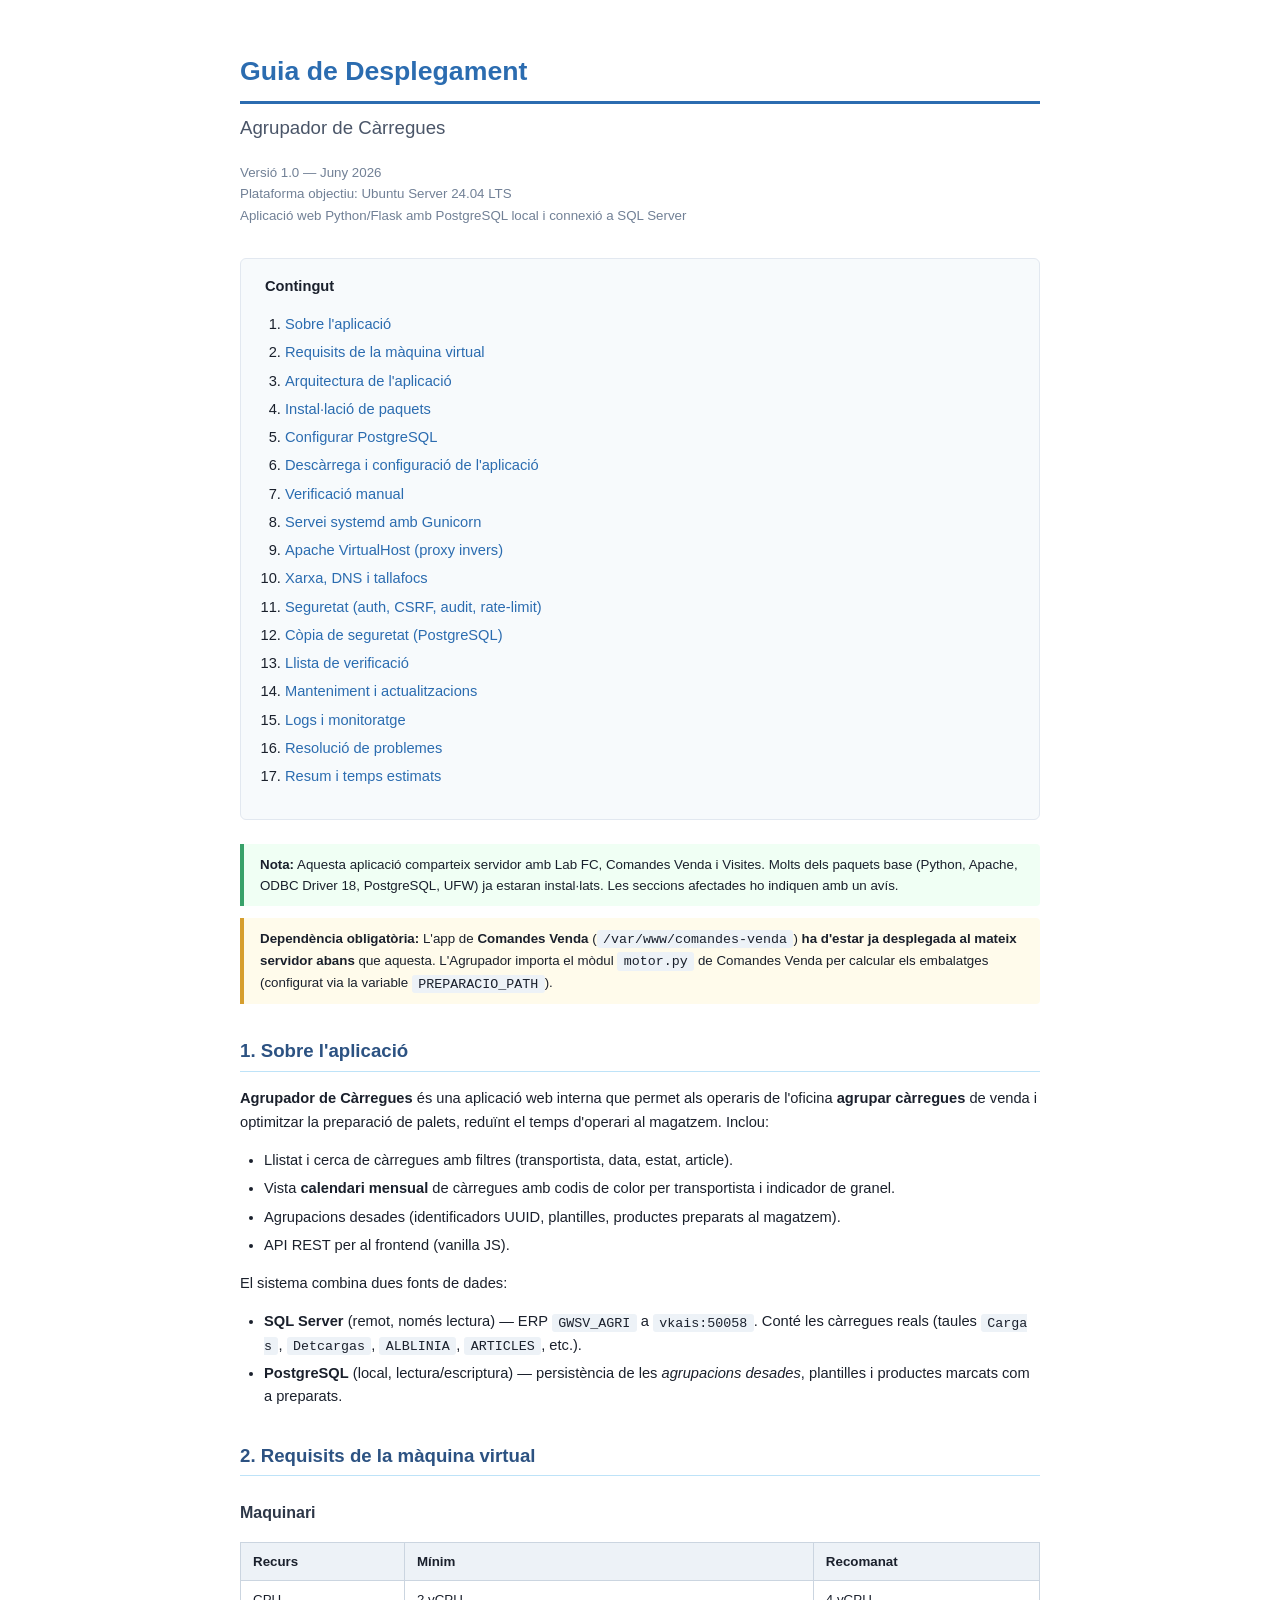
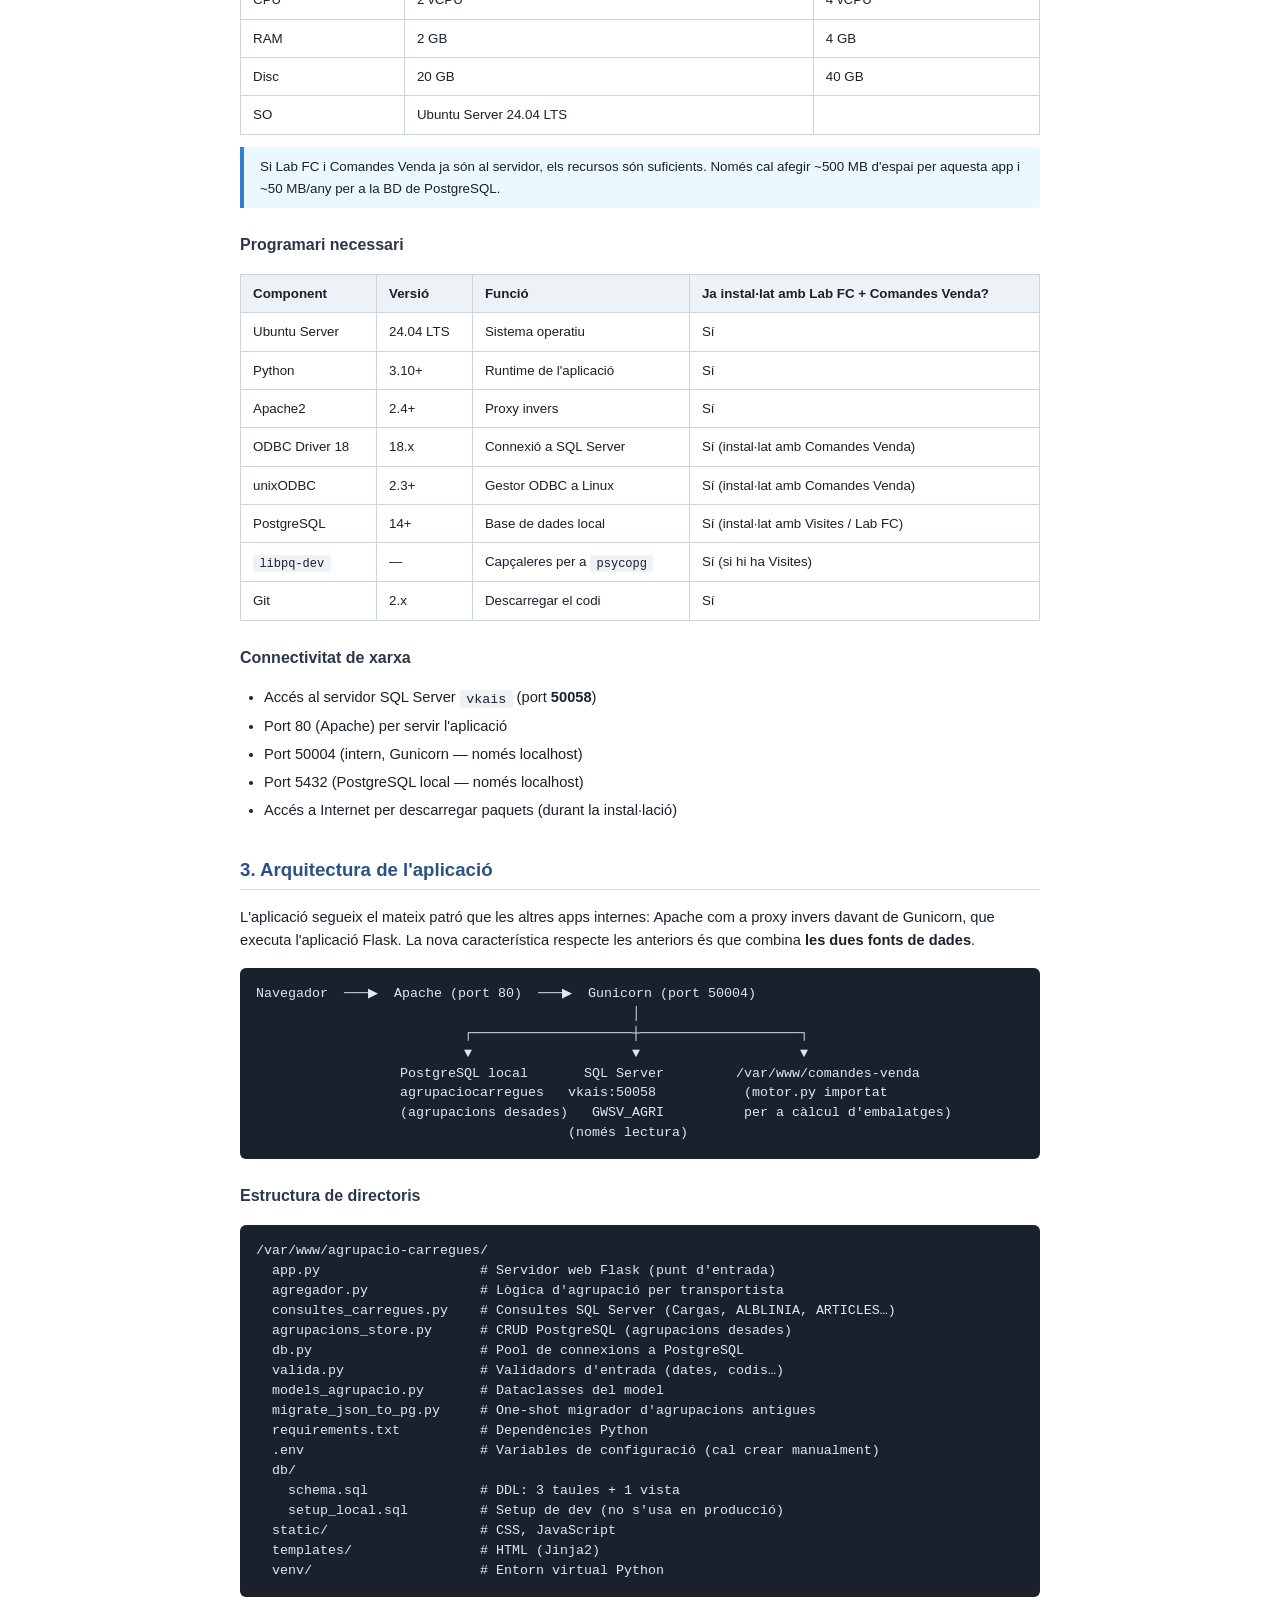
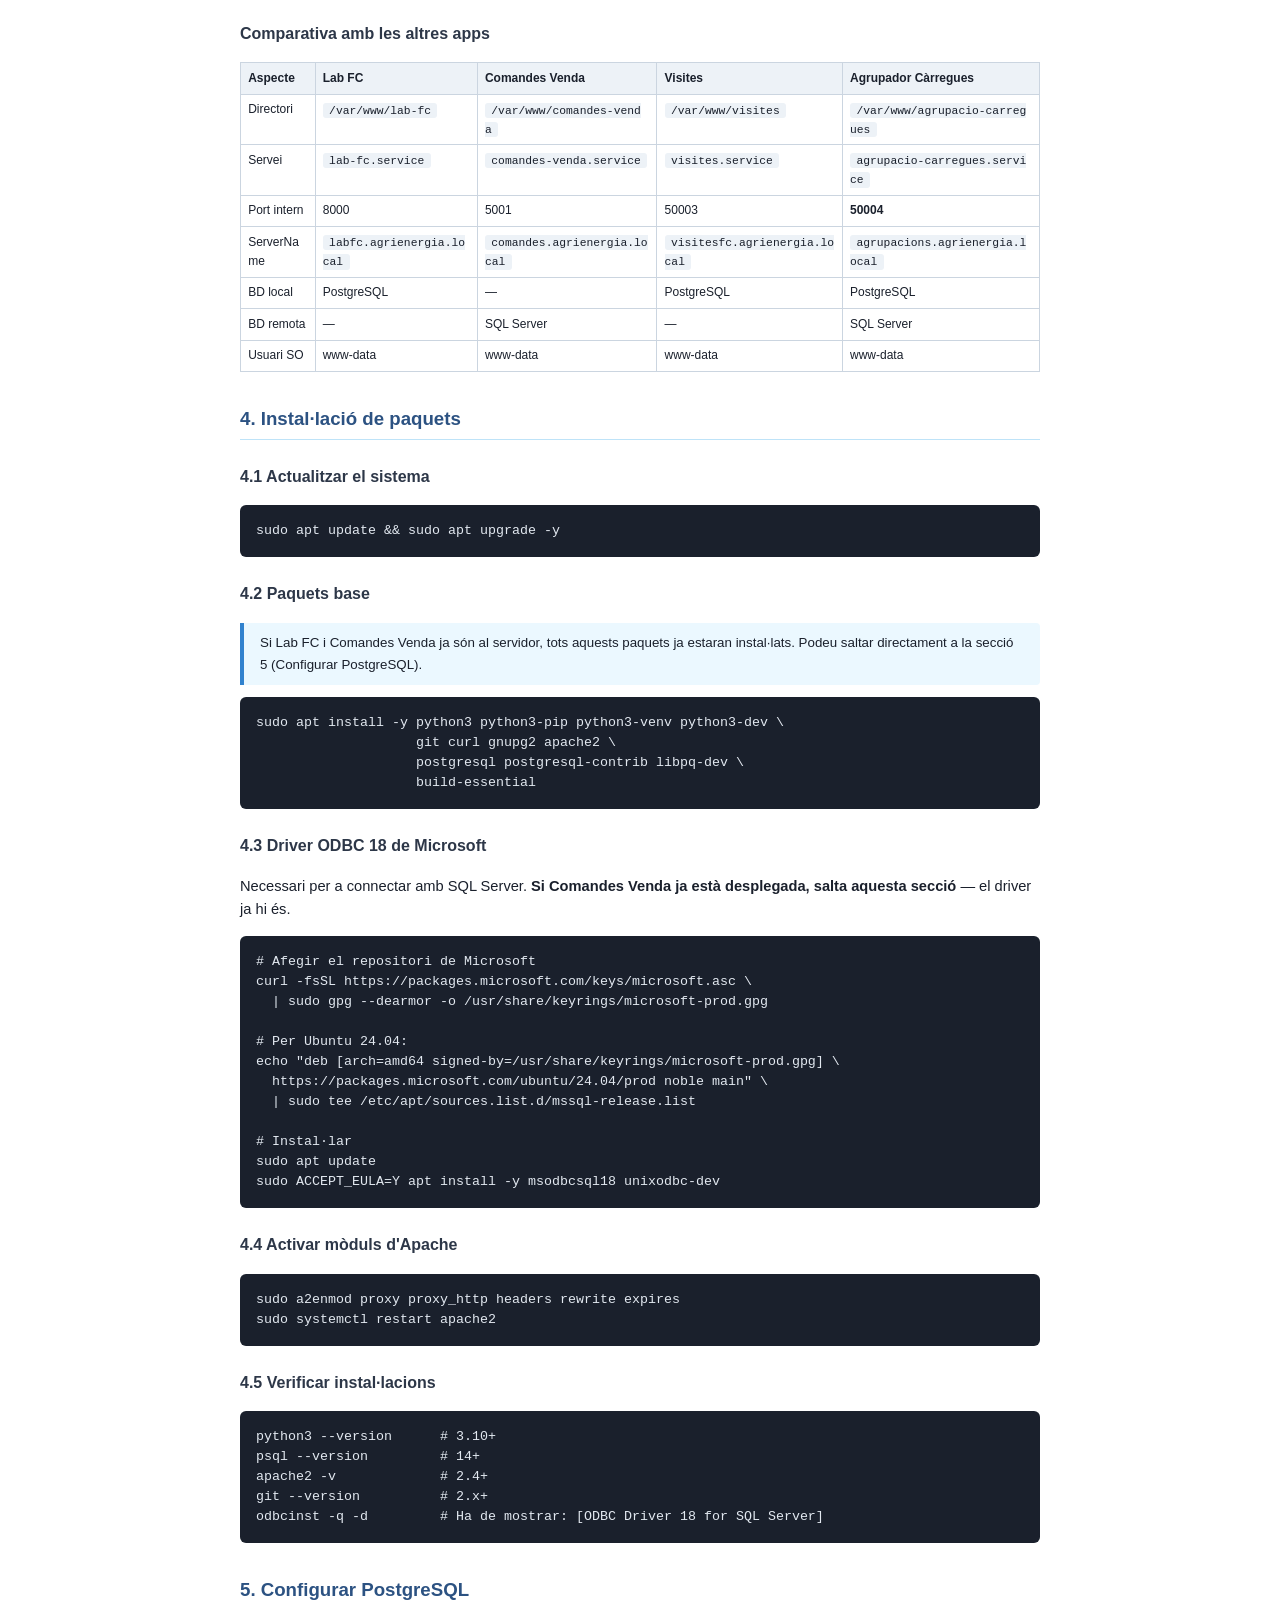
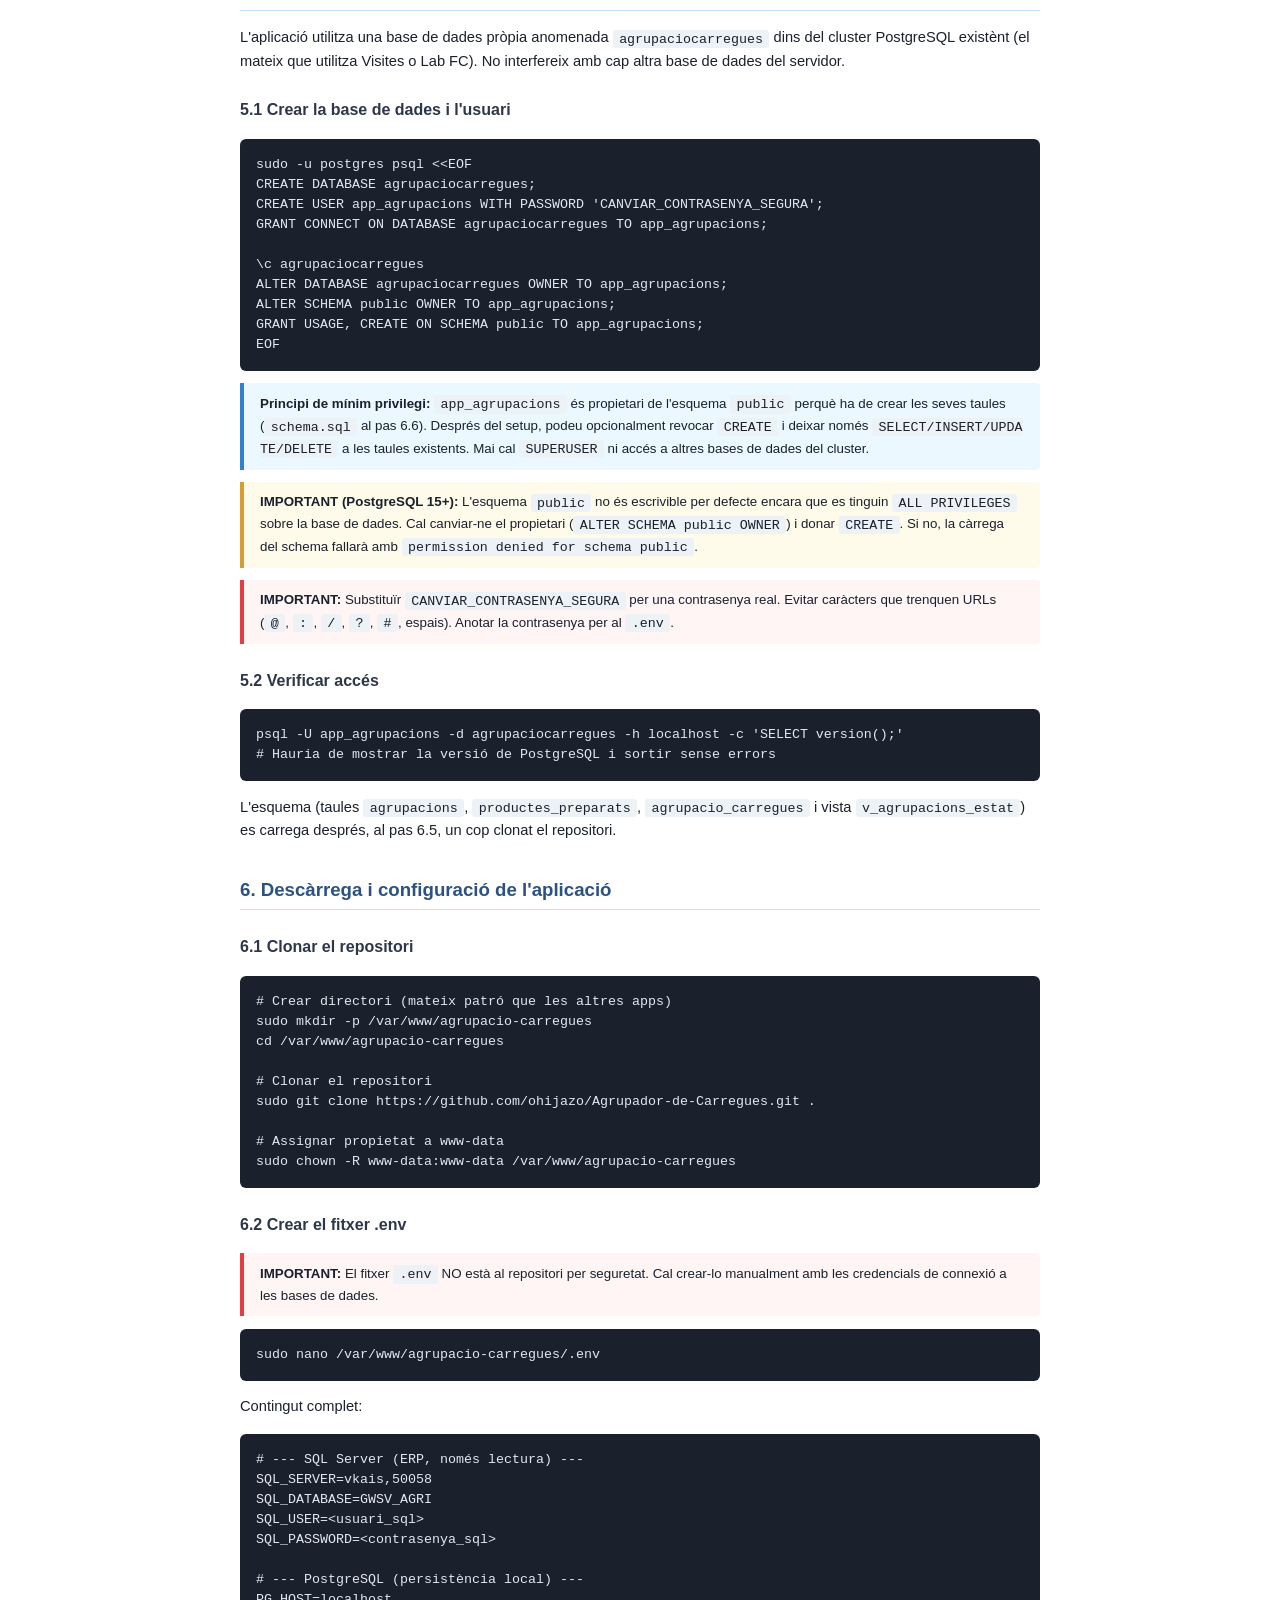
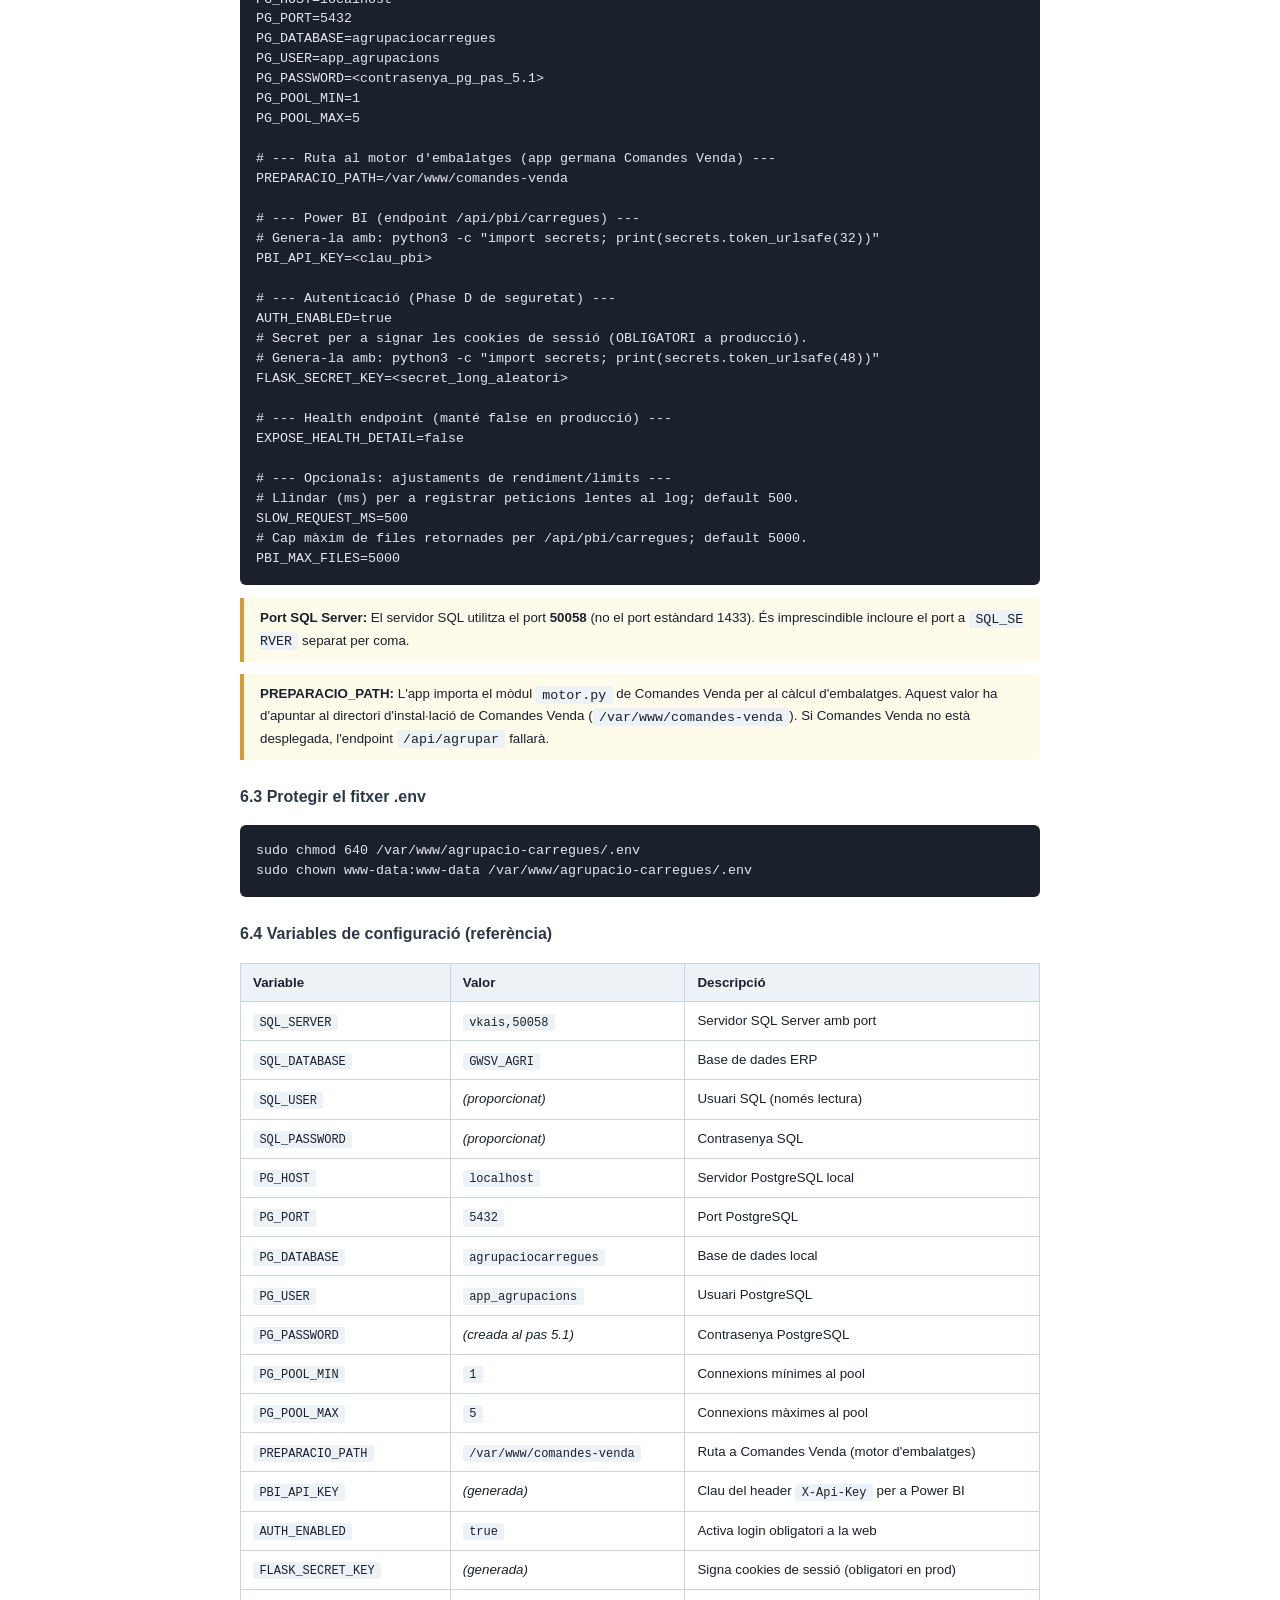
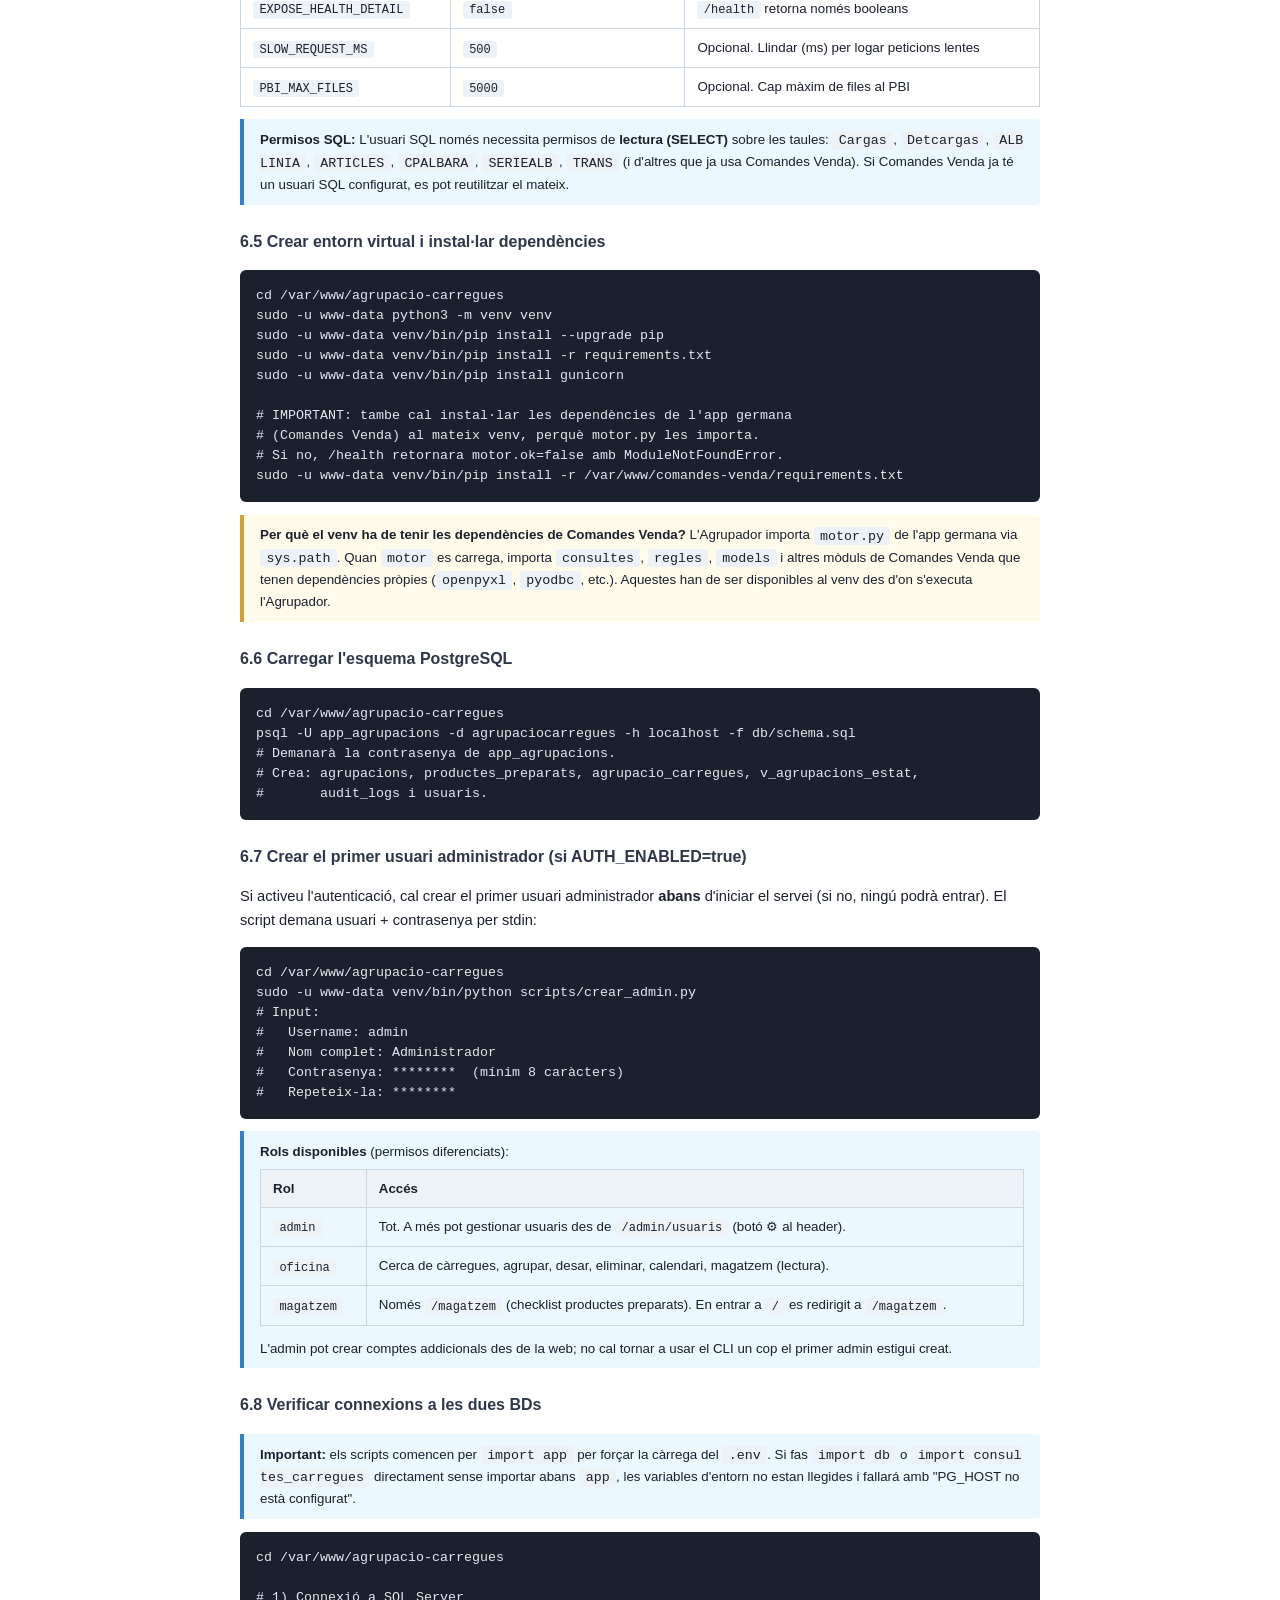
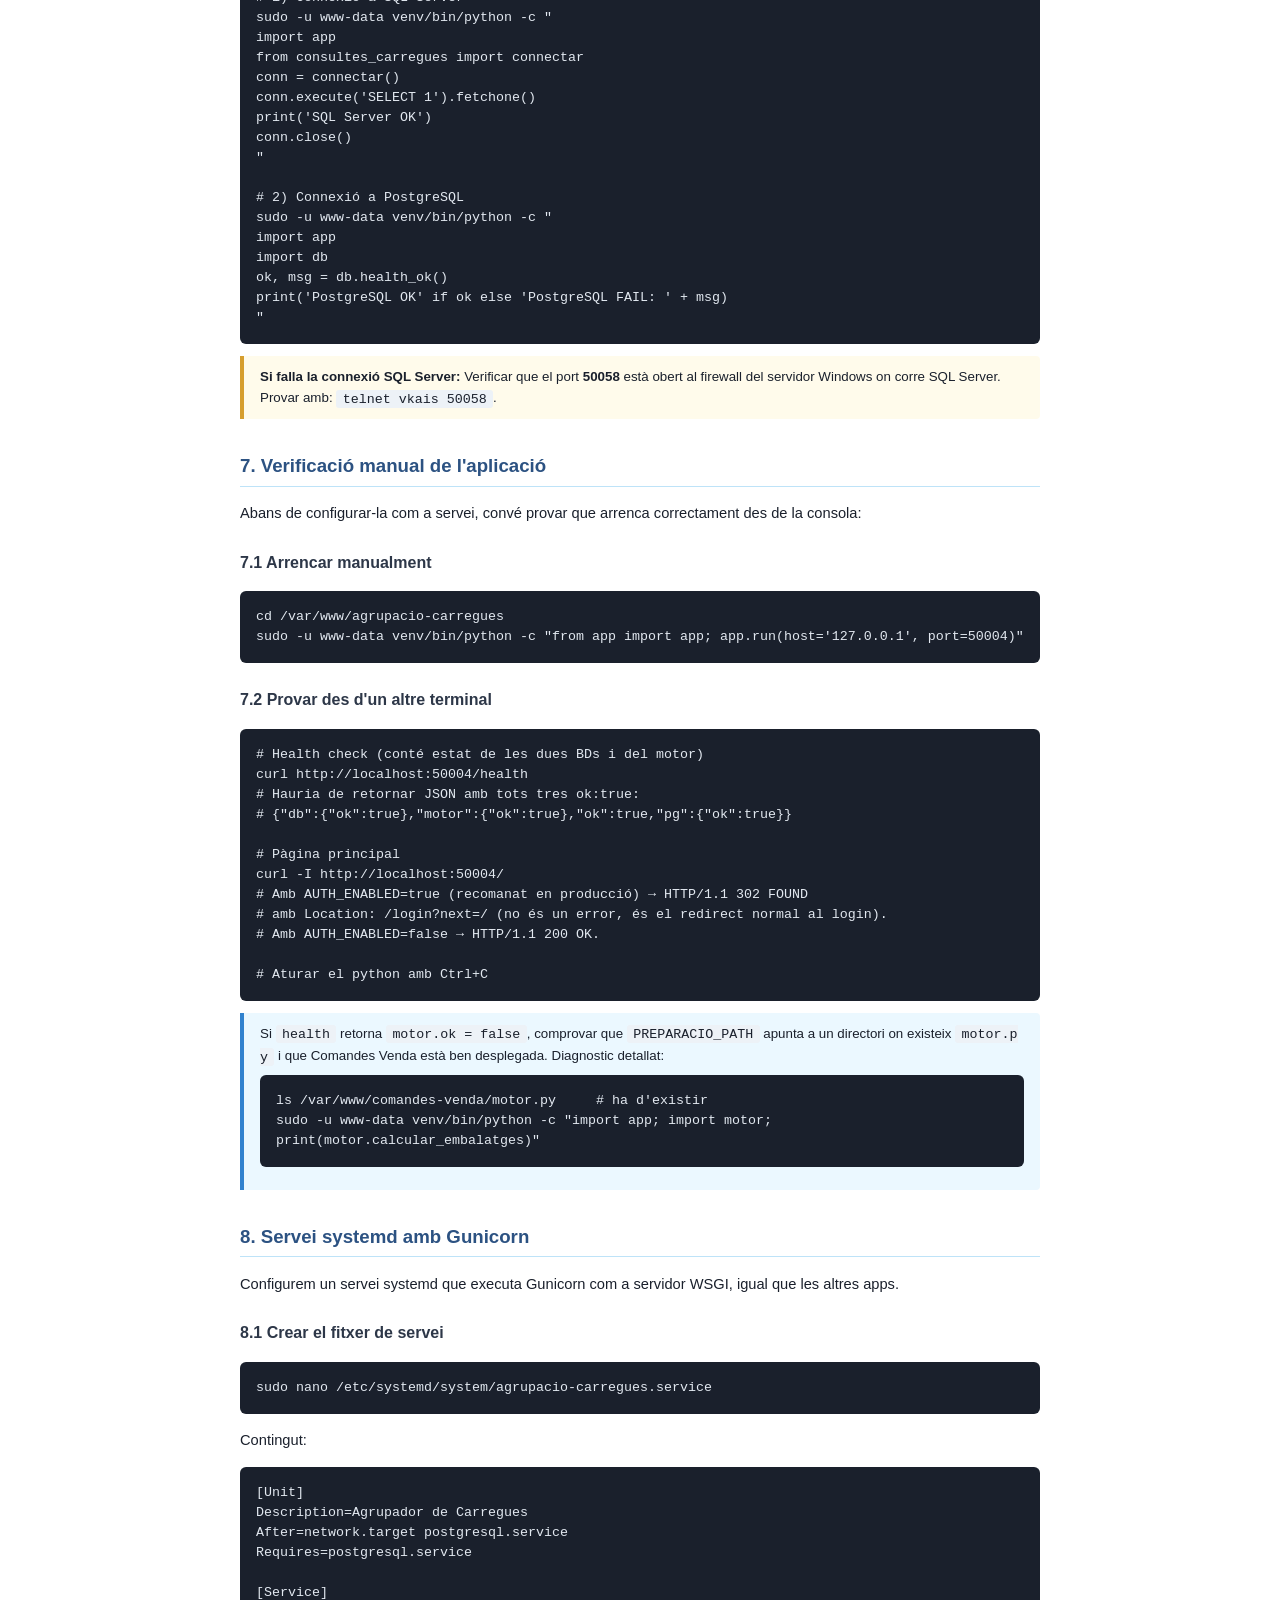
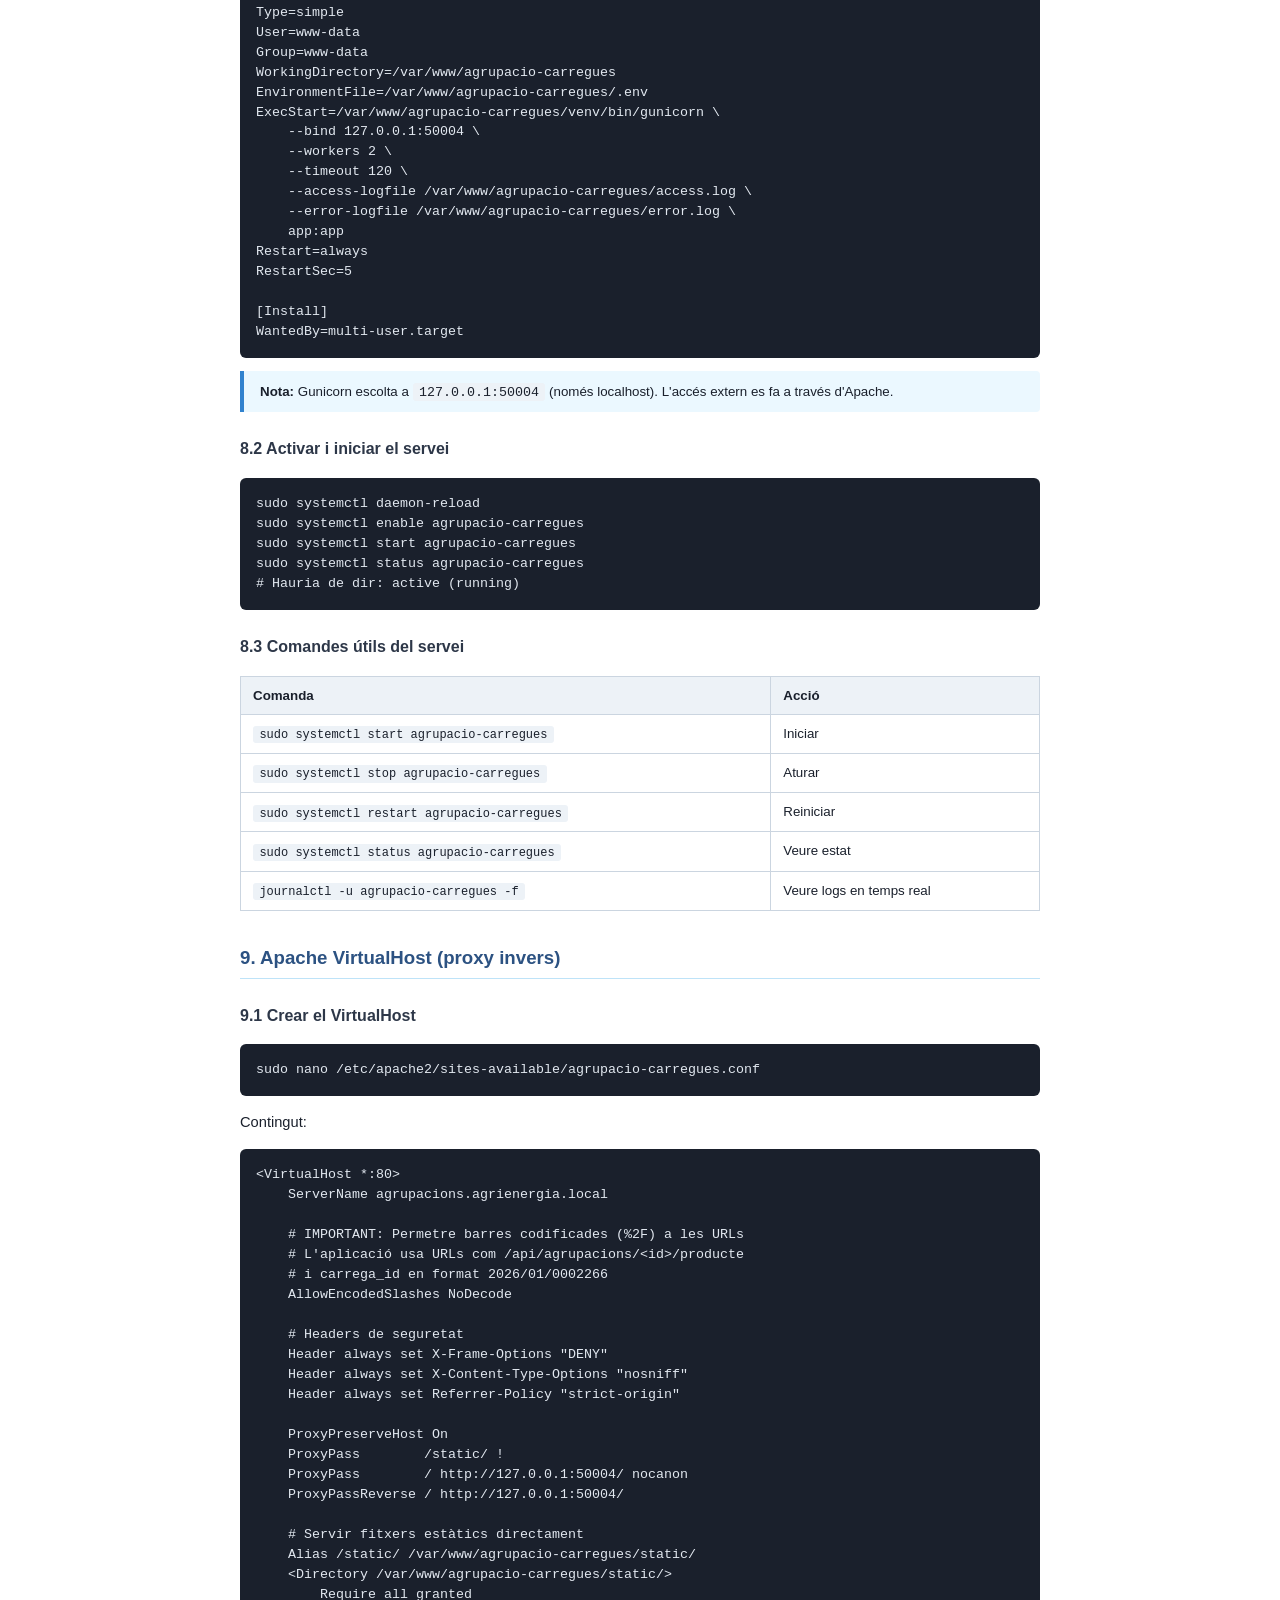
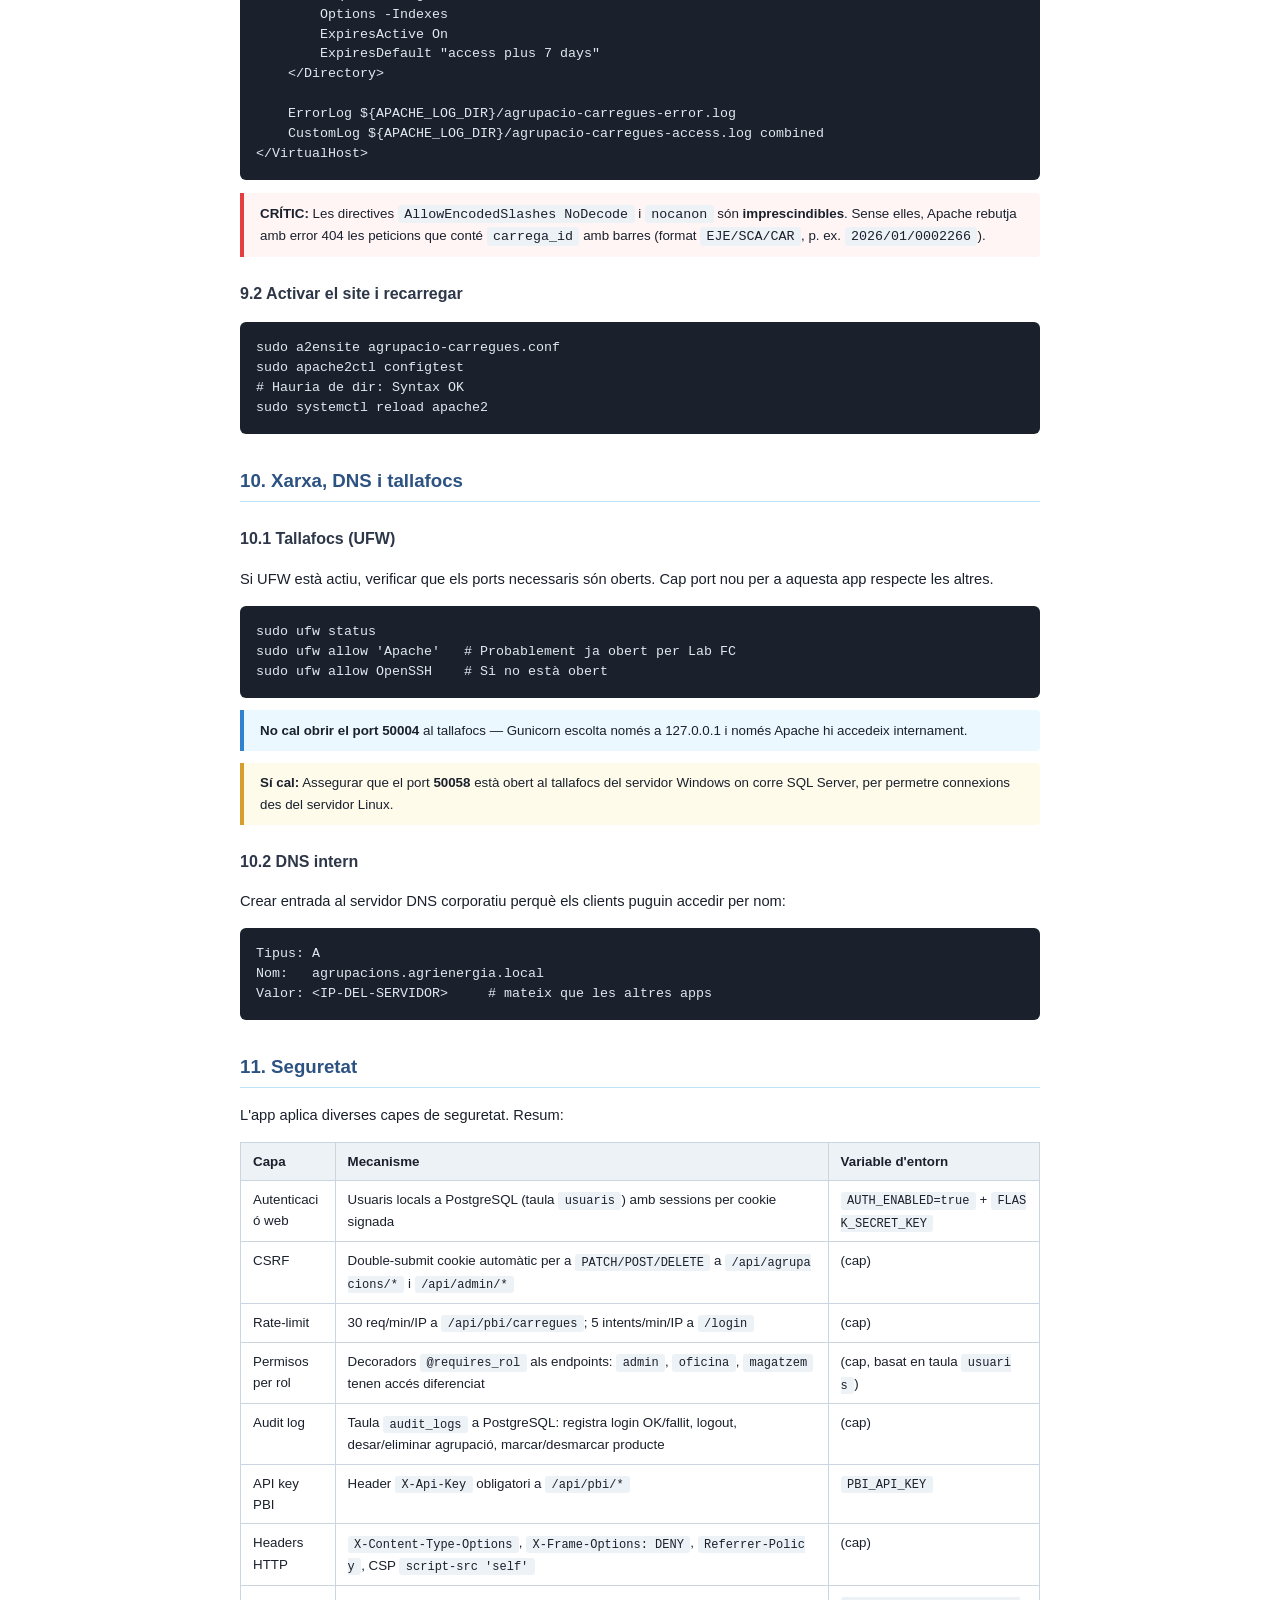
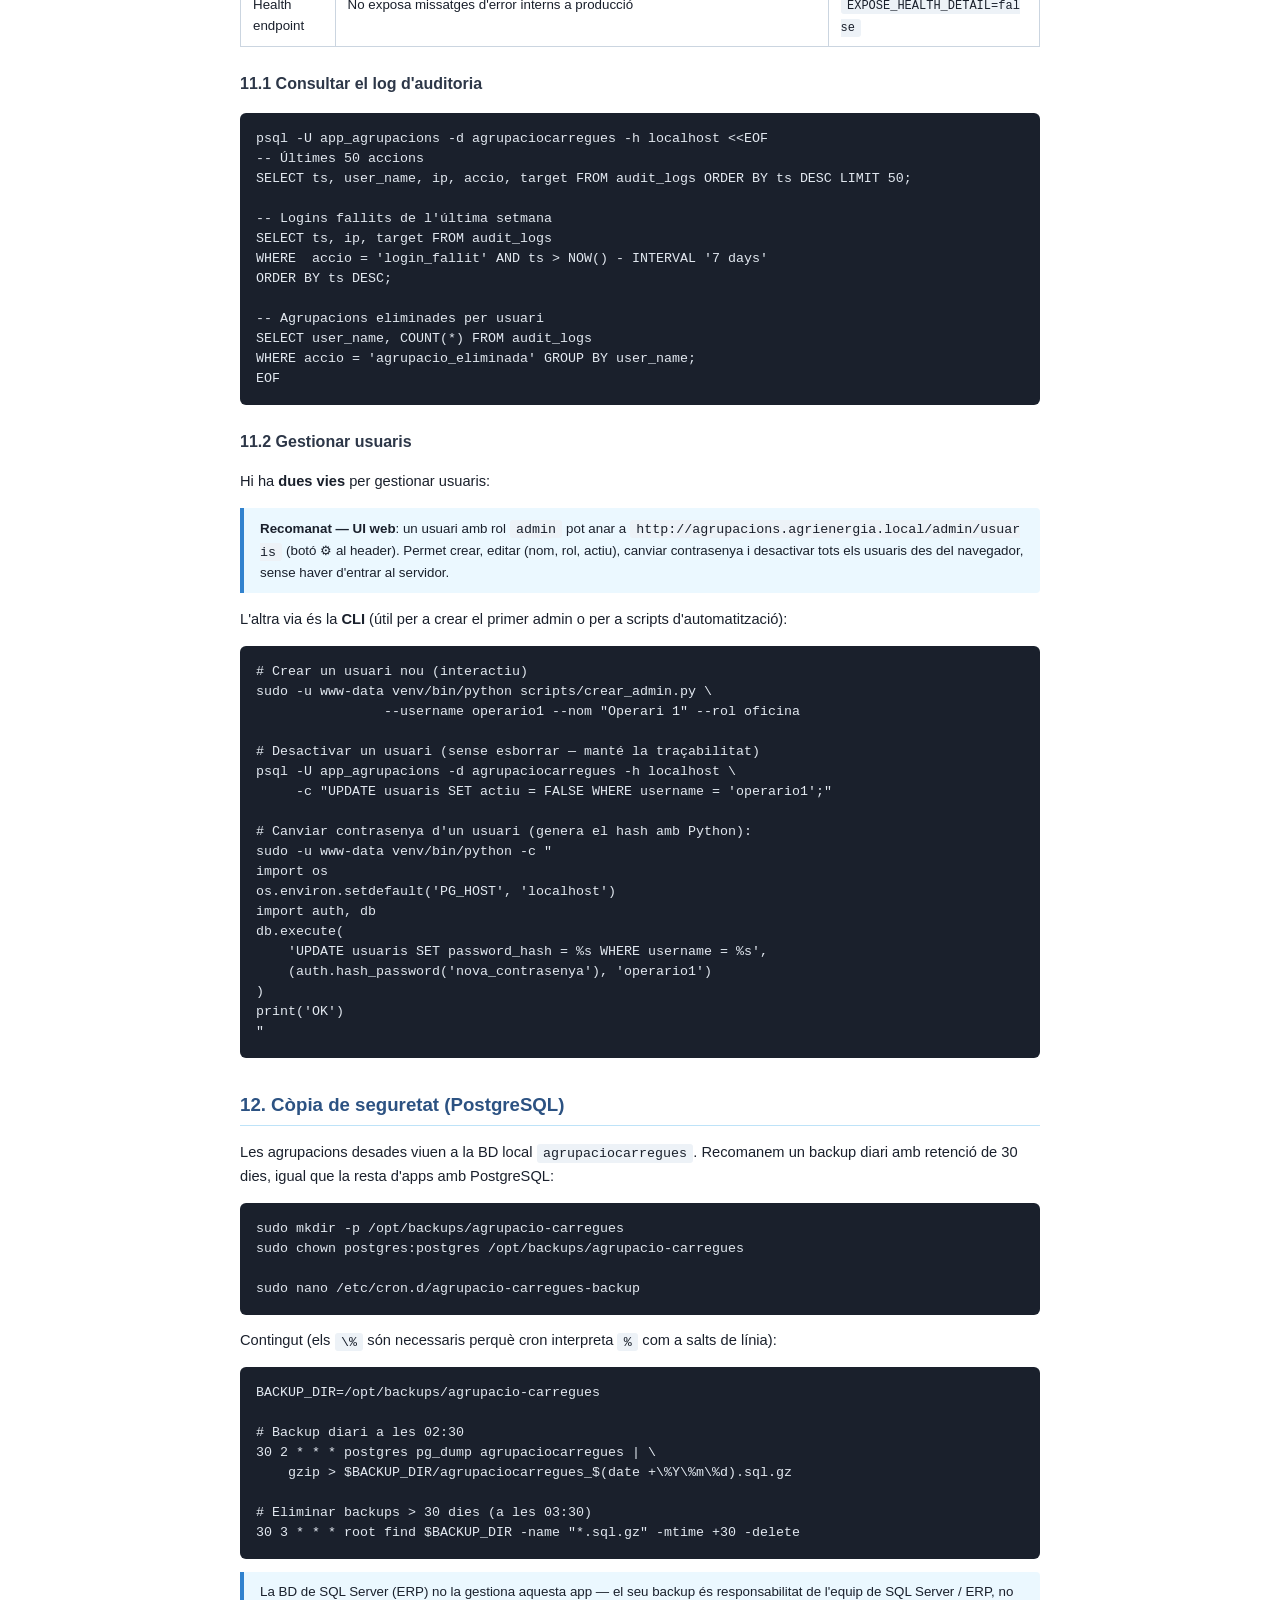
<file: docs/guia-desplegament.html>
<!DOCTYPE html>
<html lang="ca">
<head>
    <meta charset="UTF-8">
    <title>Guia de Desplegament - Agrupador de C&agrave;rregues</title>
    <style>
        @page { size: A4; margin: 2cm; }
        body { font-family: 'Segoe UI', Arial, sans-serif; font-size: 11pt; line-height: 1.6; color: #1a202c; max-width: 800px; margin: 0 auto; padding: 2rem; }
        h1 { color: #2b6cb0; font-size: 20pt; border-bottom: 3px solid #2b6cb0; padding-bottom: 0.5rem; }
        h2 { color: #2c5282; font-size: 14pt; margin-top: 2rem; border-bottom: 1px solid #bee3f8; padding-bottom: 0.3rem; page-break-after: avoid; }
        h3 { color: #2d3748; font-size: 12pt; margin-top: 1.5rem; page-break-after: avoid; }
        code { font-family: 'JetBrains Mono', 'Consolas', monospace; background: #edf2f7; padding: 0.1rem 0.4rem; border-radius: 3px; font-size: 10pt; word-break: break-all; }
        pre { background: #1a202c; color: #e2e8f0; padding: 1rem; border-radius: 6px; overflow-x: auto; font-size: 9.5pt; line-height: 1.5; white-space: pre-wrap; word-break: break-word; }
        pre code { background: none; color: inherit; padding: 0; word-break: normal; }
        table { width: 100%; border-collapse: collapse; margin: 0.75rem 0; font-size: 10pt; table-layout: auto; }
        th, td { border: 1px solid #cbd5e0; padding: 0.5rem 0.75rem; text-align: left; vertical-align: top; overflow-wrap: anywhere; word-break: break-word; }
        td code, th code { font-size: 9pt; }
        th { background: #edf2f7; font-weight: 600; }
        table.compact { font-size: 9pt; }
        table.compact th, table.compact td { padding: 0.35rem 0.45rem; }
        table.compact code { font-size: 8.5pt; }
        .info { background: #ebf8ff; border-left: 4px solid #3182ce; padding: 0.6rem 1rem; margin: 0.75rem 0; border-radius: 0 4px 4px 0; font-size: 10pt; }
        .warning { background: #fffbeb; border-left: 4px solid #d69e2e; padding: 0.6rem 1rem; margin: 0.75rem 0; border-radius: 0 4px 4px 0; font-size: 10pt; }
        .danger { background: #fff5f5; border-left: 4px solid #e53e3e; padding: 0.6rem 1rem; margin: 0.75rem 0; border-radius: 0 4px 4px 0; font-size: 10pt; }
        .success { background: #f0fff4; border-left: 4px solid #38a169; padding: 0.6rem 1rem; margin: 0.75rem 0; border-radius: 0 4px 4px 0; font-size: 10pt; }
        .header-meta { color: #718096; font-size: 10pt; margin-bottom: 2rem; }
        .toc { background: #f7fafc; border: 1px solid #e2e8f0; border-radius: 6px; padding: 1rem 1.5rem; margin: 1.5rem 0; }
        .toc ol { padding-left: 1.25rem; }
        .toc a { color: #2b6cb0; text-decoration: none; }
        ul, ol { padding-left: 1.5rem; }
        li { margin-bottom: 0.3rem; }
        .footer { margin-top: 3rem; padding-top: 1rem; border-top: 1px solid #e2e8f0; color: #a0aec0; font-size: 9pt; text-align: center; }
        @media print {
            body { max-width: none; padding: 0; margin: 0; font-size: 10pt; }
            h1 { font-size: 18pt; }
            h2 { font-size: 13pt; }
            h3 { font-size: 11pt; }
            pre { font-size: 8.5pt; padding: 0.7rem; }
            table { font-size: 9pt; page-break-inside: avoid; }
            table.compact { font-size: 8pt; }
            table.compact code { font-size: 7.5pt; }
            th, td { padding: 0.35rem 0.45rem; }
            .info, .warning, .danger, .success { font-size: 9.5pt; }
        }
    </style>
</head>
<body>

<h1>Guia de Desplegament</h1>
<p style="font-size: 14pt; color: #4a5568; margin-top: -0.5rem;">Agrupador de C&agrave;rregues</p>
<div class="header-meta">
    Versi&oacute; 1.0 &mdash; Juny 2026<br>
    Plataforma objectiu: Ubuntu Server 24.04 LTS<br>
    Aplicaci&oacute; web Python/Flask amb PostgreSQL local i connexi&oacute; a SQL Server
</div>

<div class="toc">
    <strong>Contingut</strong>
    <ol>
        <li><a href="#sobre">Sobre l'aplicaci&oacute;</a></li>
        <li><a href="#requisits">Requisits de la m&agrave;quina virtual</a></li>
        <li><a href="#arquitectura">Arquitectura de l'aplicaci&oacute;</a></li>
        <li><a href="#instal">Instal&middot;laci&oacute; de paquets</a></li>
        <li><a href="#postgres">Configurar PostgreSQL</a></li>
        <li><a href="#descarrega">Desc&agrave;rrega i configuraci&oacute; de l'aplicaci&oacute;</a></li>
        <li><a href="#verificacio-manual">Verificaci&oacute; manual</a></li>
        <li><a href="#servei">Servei systemd amb Gunicorn</a></li>
        <li><a href="#apache">Apache VirtualHost (proxy invers)</a></li>
        <li><a href="#xarxa">Xarxa, DNS i tallafocs</a></li>
        <li><a href="#seguretat">Seguretat (auth, CSRF, audit, rate-limit)</a></li>
        <li><a href="#backup">C&ograve;pia de seguretat (PostgreSQL)</a></li>
        <li><a href="#verificacio">Llista de verificaci&oacute;</a></li>
        <li><a href="#manteniment">Manteniment i actualitzacions</a></li>
        <li><a href="#logs">Logs i monitoratge</a></li>
        <li><a href="#troubleshooting">Resoluci&oacute; de problemes</a></li>
        <li><a href="#resum">Resum i temps estimats</a></li>
    </ol>
</div>

<div class="success">
    <strong>Nota:</strong> Aquesta aplicaci&oacute; comparteix servidor amb Lab FC, Comandes Venda i Visites. Molts dels paquets base (Python, Apache, ODBC Driver 18, PostgreSQL, UFW) ja estaran instal&middot;lats. Les seccions afectades ho indiquen amb un av&iacute;s.
</div>

<div class="warning">
    <strong>Depend&egrave;ncia obligat&ograve;ria:</strong> L'app de <strong>Comandes Venda</strong> (<code>/var/www/comandes-venda</code>) <strong>ha d'estar ja desplegada al mateix servidor abans</strong> que aquesta. L'Agrupador importa el m&ograve;dul <code>motor.py</code> de Comandes Venda per calcular els embalatges (configurat via la variable <code>PREPARACIO_PATH</code>).
</div>

<!-- 1. SOBRE L'APP -->
<h2 id="sobre">1. Sobre l'aplicaci&oacute;</h2>
<p><strong>Agrupador de C&agrave;rregues</strong> &eacute;s una aplicaci&oacute; web interna que permet als operaris de l'oficina <strong>agrupar c&agrave;rregues</strong> de venda i optimitzar la preparaci&oacute; de palets, redu&iuml;nt el temps d'operari al magatzem. Inclou:</p>
<ul>
    <li>Llistat i cerca de c&agrave;rregues amb filtres (transportista, data, estat, article).</li>
    <li>Vista <strong>calendari mensual</strong> de c&agrave;rregues amb codis de color per transportista i indicador de granel.</li>
    <li>Agrupacions desades (identificadors UUID, plantilles, productes preparats al magatzem).</li>
    <li>API REST per al frontend (vanilla JS).</li>
</ul>

<p>El sistema combina dues fonts de dades:</p>
<ul>
    <li><strong>SQL Server</strong> (remot, nom&eacute;s lectura) &mdash; ERP <code>GWSV_AGRI</code> a <code>vkais:50058</code>. Cont&eacute; les c&agrave;rregues reals (taules <code>Cargas</code>, <code>Detcargas</code>, <code>ALBLINIA</code>, <code>ARTICLES</code>, etc.).</li>
    <li><strong>PostgreSQL</strong> (local, lectura/escriptura) &mdash; persist&egrave;ncia de les <em>agrupacions desades</em>, plantilles i productes marcats com a preparats.</li>
</ul>

<!-- 2. REQUISITS VM -->
<h2 id="requisits">2. Requisits de la m&agrave;quina virtual</h2>

<h3>Maquinari</h3>
<table>
    <tr><th>Recurs</th><th>M&iacute;nim</th><th>Recomanat</th></tr>
    <tr><td>CPU</td><td>2 vCPU</td><td>4 vCPU</td></tr>
    <tr><td>RAM</td><td>2 GB</td><td>4 GB</td></tr>
    <tr><td>Disc</td><td>20 GB</td><td>40 GB</td></tr>
    <tr><td>SO</td><td>Ubuntu Server 24.04 LTS</td><td></td></tr>
</table>

<div class="info">
    Si Lab FC i Comandes Venda ja s&oacute;n al servidor, els recursos s&oacute;n suficients. Nom&eacute;s cal afegir ~500 MB d'espai per aquesta app i ~50 MB/any per a la BD de PostgreSQL.
</div>

<h3>Programari necessari</h3>
<table>
    <tr><th>Component</th><th>Versi&oacute;</th><th>Funci&oacute;</th><th>Ja instal&middot;lat amb Lab FC + Comandes Venda?</th></tr>
    <tr><td>Ubuntu Server</td><td>24.04 LTS</td><td>Sistema operatiu</td><td>S&iacute;</td></tr>
    <tr><td>Python</td><td>3.10+</td><td>Runtime de l'aplicaci&oacute;</td><td>S&iacute;</td></tr>
    <tr><td>Apache2</td><td>2.4+</td><td>Proxy invers</td><td>S&iacute;</td></tr>
    <tr><td>ODBC Driver 18</td><td>18.x</td><td>Connexi&oacute; a SQL Server</td><td>S&iacute; (instal&middot;lat amb Comandes Venda)</td></tr>
    <tr><td>unixODBC</td><td>2.3+</td><td>Gestor ODBC a Linux</td><td>S&iacute; (instal&middot;lat amb Comandes Venda)</td></tr>
    <tr><td>PostgreSQL</td><td>14+</td><td>Base de dades local</td><td>S&iacute; (instal&middot;lat amb Visites / Lab FC)</td></tr>
    <tr><td><code>libpq-dev</code></td><td>&mdash;</td><td>Capçaleres per a <code>psycopg</code></td><td>S&iacute; (si hi ha Visites)</td></tr>
    <tr><td>Git</td><td>2.x</td><td>Descarregar el codi</td><td>S&iacute;</td></tr>
</table>

<h3>Connectivitat de xarxa</h3>
<ul>
    <li>Acc&eacute;s al servidor SQL Server <code>vkais</code> (port <strong>50058</strong>)</li>
    <li>Port 80 (Apache) per servir l'aplicaci&oacute;</li>
    <li>Port 50004 (intern, Gunicorn &mdash; nom&eacute;s localhost)</li>
    <li>Port 5432 (PostgreSQL local &mdash; nom&eacute;s localhost)</li>
    <li>Acc&eacute;s a Internet per descarregar paquets (durant la instal&middot;laci&oacute;)</li>
</ul>

<!-- 3. ARQUITECTURA -->
<h2 id="arquitectura">3. Arquitectura de l'aplicaci&oacute;</h2>

<p>L'aplicaci&oacute; segueix el mateix patr&oacute; que les altres apps internes: Apache com a proxy invers davant de Gunicorn, que executa l'aplicaci&oacute; Flask. La nova caracter&iacute;stica respecte les anteriors &eacute;s que combina <strong>les dues fonts de dades</strong>.</p>

<pre><code>Navegador  ───▶  Apache (port 80)  ───▶  Gunicorn (port 50004)
                                               │
                          ┌────────────────────┼────────────────────┐
                          ▼                    ▼                    ▼
                  PostgreSQL local       SQL Server         /var/www/comandes-venda
                  agrupaciocarregues   vkais:50058           (motor.py importat
                  (agrupacions desades)   GWSV_AGRI          per a c&agrave;lcul d'embalatges)
                                       (nom&eacute;s lectura)</code></pre>

<h3>Estructura de directoris</h3>
<pre><code>/var/www/agrupacio-carregues/
  app.py                    # Servidor web Flask (punt d'entrada)
  agregador.py              # L&ograve;gica d'agrupaci&oacute; per transportista
  consultes_carregues.py    # Consultes SQL Server (Cargas, ALBLINIA, ARTICLES…)
  agrupacions_store.py      # CRUD PostgreSQL (agrupacions desades)
  db.py                     # Pool de connexions a PostgreSQL
  valida.py                 # Validadors d'entrada (dates, codis…)
  models_agrupacio.py       # Dataclasses del model
  migrate_json_to_pg.py     # One-shot migrador d'agrupacions antigues
  requirements.txt          # Depend&egrave;ncies Python
  .env                      # Variables de configuraci&oacute; (cal crear manualment)
  db/
    schema.sql              # DDL: 3 taules + 1 vista
    setup_local.sql         # Setup de dev (no s'usa en producci&oacute;)
  static/                   # CSS, JavaScript
  templates/                # HTML (Jinja2)
  venv/                     # Entorn virtual Python</code></pre>

<h3>Comparativa amb les altres apps</h3>
<table class="compact">
    <tr><th>Aspecte</th><th>Lab FC</th><th>Comandes Venda</th><th>Visites</th><th>Agrupador C&agrave;rregues</th></tr>
    <tr><td>Directori</td><td><code>/var/www/lab-fc</code></td><td><code>/var/www/comandes-venda</code></td><td><code>/var/www/visites</code></td><td><code>/var/www/agrupacio-carregues</code></td></tr>
    <tr><td>Servei</td><td><code>lab-fc.service</code></td><td><code>comandes-venda.service</code></td><td><code>visites.service</code></td><td><code>agrupacio-carregues.service</code></td></tr>
    <tr><td>Port intern</td><td>8000</td><td>5001</td><td>50003</td><td><strong>50004</strong></td></tr>
    <tr><td>ServerName</td><td><code>labfc.agrienergia.local</code></td><td><code>comandes.agrienergia.local</code></td><td><code>visitesfc.agrienergia.local</code></td><td><code>agrupacions.agrienergia.local</code></td></tr>
    <tr><td>BD local</td><td>PostgreSQL</td><td>&mdash;</td><td>PostgreSQL</td><td>PostgreSQL</td></tr>
    <tr><td>BD remota</td><td>&mdash;</td><td>SQL Server</td><td>&mdash;</td><td>SQL Server</td></tr>
    <tr><td>Usuari SO</td><td>www-data</td><td>www-data</td><td>www-data</td><td>www-data</td></tr>
</table>

<!-- 4. INSTAL·LACIÓ PAQUETS -->
<h2 id="instal">4. Instal&middot;laci&oacute; de paquets</h2>

<h3>4.1 Actualitzar el sistema</h3>
<pre><code>sudo apt update && sudo apt upgrade -y</code></pre>

<h3>4.2 Paquets base</h3>
<div class="info">
    Si Lab FC i Comandes Venda ja s&oacute;n al servidor, tots aquests paquets ja estaran instal&middot;lats. Podeu saltar directament a la secci&oacute; 5 (Configurar PostgreSQL).
</div>
<pre><code>sudo apt install -y python3 python3-pip python3-venv python3-dev \
                    git curl gnupg2 apache2 \
                    postgresql postgresql-contrib libpq-dev \
                    build-essential</code></pre>

<h3>4.3 Driver ODBC 18 de Microsoft</h3>
<p>Necessari per a connectar amb SQL Server. <strong>Si Comandes Venda ja est&agrave; desplegada, salta aquesta secci&oacute;</strong> &mdash; el driver ja hi &eacute;s.</p>
<pre><code># Afegir el repositori de Microsoft
curl -fsSL https://packages.microsoft.com/keys/microsoft.asc \
  | sudo gpg --dearmor -o /usr/share/keyrings/microsoft-prod.gpg

# Per Ubuntu 24.04:
echo "deb [arch=amd64 signed-by=/usr/share/keyrings/microsoft-prod.gpg] \
  https://packages.microsoft.com/ubuntu/24.04/prod noble main" \
  | sudo tee /etc/apt/sources.list.d/mssql-release.list

# Instal·lar
sudo apt update
sudo ACCEPT_EULA=Y apt install -y msodbcsql18 unixodbc-dev</code></pre>

<h3>4.4 Activar m&ograve;duls d'Apache</h3>
<pre><code>sudo a2enmod proxy proxy_http headers rewrite expires
sudo systemctl restart apache2</code></pre>

<h3>4.5 Verificar instal&middot;lacions</h3>
<pre><code>python3 --version      # 3.10+
psql --version         # 14+
apache2 -v             # 2.4+
git --version          # 2.x+
odbcinst -q -d         # Ha de mostrar: [ODBC Driver 18 for SQL Server]</code></pre>

<!-- 5. POSTGRES -->
<h2 id="postgres">5. Configurar PostgreSQL</h2>

<p>L'aplicaci&oacute; utilitza una base de dades pr&ograve;pia anomenada <code>agrupaciocarregues</code> dins del cluster PostgreSQL exist&egrave;nt (el mateix que utilitza Visites o Lab FC). No interfereix amb cap altra base de dades del servidor.</p>

<h3>5.1 Crear la base de dades i l'usuari</h3>
<pre><code>sudo -u postgres psql &lt;&lt;EOF
CREATE DATABASE agrupaciocarregues;
CREATE USER app_agrupacions WITH PASSWORD 'CANVIAR_CONTRASENYA_SEGURA';
GRANT CONNECT ON DATABASE agrupaciocarregues TO app_agrupacions;

\c agrupaciocarregues
ALTER DATABASE agrupaciocarregues OWNER TO app_agrupacions;
ALTER SCHEMA public OWNER TO app_agrupacions;
GRANT USAGE, CREATE ON SCHEMA public TO app_agrupacions;
EOF</code></pre>

<div class="info">
    <strong>Principi de m&iacute;nim privilegi:</strong> <code>app_agrupacions</code> &eacute;s propietari de l'esquema <code>public</code> perqu&egrave; ha de crear les seves taules (<code>schema.sql</code> al pas 6.6). Despr&eacute;s del setup, podeu opcionalment revocar <code>CREATE</code> i deixar nom&eacute;s <code>SELECT/INSERT/UPDATE/DELETE</code> a les taules existents. Mai cal <code>SUPERUSER</code> ni acc&eacute;s a altres bases de dades del cluster.
</div>

<div class="warning">
    <strong>IMPORTANT (PostgreSQL 15+):</strong> L'esquema <code>public</code> no &eacute;s escrivible per defecte encara que es tinguin <code>ALL PRIVILEGES</code> sobre la base de dades. Cal canviar-ne el propietari (<code>ALTER SCHEMA public OWNER</code>) i donar <code>CREATE</code>. Si no, la c&agrave;rrega del schema fallar&agrave; amb <code>permission denied for schema public</code>.
</div>

<div class="danger">
    <strong>IMPORTANT:</strong> Substitu&iuml;r <code>CANVIAR_CONTRASENYA_SEGURA</code> per una contrasenya real. Evitar car&agrave;cters que trenquen URLs (<code>@</code>, <code>:</code>, <code>/</code>, <code>?</code>, <code>#</code>, espais). Anotar la contrasenya per al <code>.env</code>.
</div>

<h3>5.2 Verificar acc&eacute;s</h3>
<pre><code>psql -U app_agrupacions -d agrupaciocarregues -h localhost -c 'SELECT version();'
# Hauria de mostrar la versi&oacute; de PostgreSQL i sortir sense errors</code></pre>

<p>L'esquema (taules <code>agrupacions</code>, <code>productes_preparats</code>, <code>agrupacio_carregues</code> i vista <code>v_agrupacions_estat</code>) es carrega despr&eacute;s, al pas 6.5, un cop clonat el repositori.</p>

<!-- 6. DESCÀRREGA I CONFIGURACIÓ -->
<h2 id="descarrega">6. Desc&agrave;rrega i configuraci&oacute; de l'aplicaci&oacute;</h2>

<h3>6.1 Clonar el repositori</h3>
<pre><code># Crear directori (mateix patr&oacute; que les altres apps)
sudo mkdir -p /var/www/agrupacio-carregues
cd /var/www/agrupacio-carregues

# Clonar el repositori
sudo git clone https://github.com/ohijazo/Agrupador-de-Carregues.git .

# Assignar propietat a www-data
sudo chown -R www-data:www-data /var/www/agrupacio-carregues</code></pre>

<h3>6.2 Crear el fitxer .env</h3>
<div class="danger">
    <strong>IMPORTANT:</strong> El fitxer <code>.env</code> NO est&agrave; al repositori per seguretat. Cal crear-lo manualment amb les credencials de connexi&oacute; a les bases de dades.
</div>
<pre><code>sudo nano /var/www/agrupacio-carregues/.env</code></pre>

<p>Contingut complet:</p>
<pre><code># --- SQL Server (ERP, nom&eacute;s lectura) ---
SQL_SERVER=vkais,50058
SQL_DATABASE=GWSV_AGRI
SQL_USER=&lt;usuari_sql&gt;
SQL_PASSWORD=&lt;contrasenya_sql&gt;

# --- PostgreSQL (persist&egrave;ncia local) ---
PG_HOST=localhost
PG_PORT=5432
PG_DATABASE=agrupaciocarregues
PG_USER=app_agrupacions
PG_PASSWORD=&lt;contrasenya_pg_pas_5.1&gt;
PG_POOL_MIN=1
PG_POOL_MAX=5

# --- Ruta al motor d'embalatges (app germana Comandes Venda) ---
PREPARACIO_PATH=/var/www/comandes-venda

# --- Power BI (endpoint /api/pbi/carregues) ---
# Genera-la amb: python3 -c "import secrets; print(secrets.token_urlsafe(32))"
PBI_API_KEY=&lt;clau_pbi&gt;

# --- Autenticació (Phase D de seguretat) ---
AUTH_ENABLED=true
# Secret per a signar les cookies de sessió (OBLIGATORI a producció).
# Genera-la amb: python3 -c "import secrets; print(secrets.token_urlsafe(48))"
FLASK_SECRET_KEY=&lt;secret_long_aleatori&gt;

# --- Health endpoint (manté false en producció) ---
EXPOSE_HEALTH_DETAIL=false

# --- Opcionals: ajustaments de rendiment/limits ---
# Llindar (ms) per a registrar peticions lentes al log; default 500.
SLOW_REQUEST_MS=500
# Cap m&agrave;xim de files retornades per /api/pbi/carregues; default 5000.
PBI_MAX_FILES=5000</code></pre>

<div class="warning">
    <strong>Port SQL Server:</strong> El servidor SQL utilitza el port <strong>50058</strong> (no el port est&agrave;ndard 1433). &Eacute;s imprescindible incloure el port a <code>SQL_SERVER</code> separat per coma.
</div>

<div class="warning">
    <strong>PREPARACIO_PATH:</strong> L'app importa el m&ograve;dul <code>motor.py</code> de Comandes Venda per al c&agrave;lcul d'embalatges. Aquest valor ha d'apuntar al directori d'instal&middot;laci&oacute; de Comandes Venda (<code>/var/www/comandes-venda</code>). Si Comandes Venda no est&agrave; desplegada, l'endpoint <code>/api/agrupar</code> fallar&agrave;.
</div>

<h3>6.3 Protegir el fitxer .env</h3>
<pre><code>sudo chmod 640 /var/www/agrupacio-carregues/.env
sudo chown www-data:www-data /var/www/agrupacio-carregues/.env</code></pre>

<h3>6.4 Variables de configuraci&oacute; (refer&egrave;ncia)</h3>
<table>
    <tr><th>Variable</th><th>Valor</th><th>Descripci&oacute;</th></tr>
    <tr><td><code>SQL_SERVER</code></td><td><code>vkais,50058</code></td><td>Servidor SQL Server amb port</td></tr>
    <tr><td><code>SQL_DATABASE</code></td><td><code>GWSV_AGRI</code></td><td>Base de dades ERP</td></tr>
    <tr><td><code>SQL_USER</code></td><td><em>(proporcionat)</em></td><td>Usuari SQL (nom&eacute;s lectura)</td></tr>
    <tr><td><code>SQL_PASSWORD</code></td><td><em>(proporcionat)</em></td><td>Contrasenya SQL</td></tr>
    <tr><td><code>PG_HOST</code></td><td><code>localhost</code></td><td>Servidor PostgreSQL local</td></tr>
    <tr><td><code>PG_PORT</code></td><td><code>5432</code></td><td>Port PostgreSQL</td></tr>
    <tr><td><code>PG_DATABASE</code></td><td><code>agrupaciocarregues</code></td><td>Base de dades local</td></tr>
    <tr><td><code>PG_USER</code></td><td><code>app_agrupacions</code></td><td>Usuari PostgreSQL</td></tr>
    <tr><td><code>PG_PASSWORD</code></td><td><em>(creada al pas 5.1)</em></td><td>Contrasenya PostgreSQL</td></tr>
    <tr><td><code>PG_POOL_MIN</code></td><td><code>1</code></td><td>Connexions m&iacute;nimes al pool</td></tr>
    <tr><td><code>PG_POOL_MAX</code></td><td><code>5</code></td><td>Connexions m&agrave;ximes al pool</td></tr>
    <tr><td><code>PREPARACIO_PATH</code></td><td><code>/var/www/comandes-venda</code></td><td>Ruta a Comandes Venda (motor d'embalatges)</td></tr>
    <tr><td><code>PBI_API_KEY</code></td><td><em>(generada)</em></td><td>Clau del header <code>X-Api-Key</code> per a Power BI</td></tr>
    <tr><td><code>AUTH_ENABLED</code></td><td><code>true</code></td><td>Activa login obligatori a la web</td></tr>
    <tr><td><code>FLASK_SECRET_KEY</code></td><td><em>(generada)</em></td><td>Signa cookies de sessi&oacute; (obligatori en prod)</td></tr>
    <tr><td><code>EXPOSE_HEALTH_DETAIL</code></td><td><code>false</code></td><td><code>/health</code> retorna nom&eacute;s booleans</td></tr>
    <tr><td><code>SLOW_REQUEST_MS</code></td><td><code>500</code></td><td>Opcional. Llindar (ms) per logar peticions lentes</td></tr>
    <tr><td><code>PBI_MAX_FILES</code></td><td><code>5000</code></td><td>Opcional. Cap m&agrave;xim de files al PBI</td></tr>
</table>

<div class="info">
    <strong>Permisos SQL:</strong> L'usuari SQL nom&eacute;s necessita permisos de <strong>lectura (SELECT)</strong> sobre les taules: <code>Cargas</code>, <code>Detcargas</code>, <code>ALBLINIA</code>, <code>ARTICLES</code>, <code>CPALBARA</code>, <code>SERIEALB</code>, <code>TRANS</code> (i d'altres que ja usa Comandes Venda). Si Comandes Venda ja t&eacute; un usuari SQL configurat, es pot reutilitzar el mateix.
</div>

<h3>6.5 Crear entorn virtual i instal&middot;lar depend&egrave;ncies</h3>
<pre><code>cd /var/www/agrupacio-carregues
sudo -u www-data python3 -m venv venv
sudo -u www-data venv/bin/pip install --upgrade pip
sudo -u www-data venv/bin/pip install -r requirements.txt
sudo -u www-data venv/bin/pip install gunicorn

# IMPORTANT: tambe cal instal·lar les depend&egrave;ncies de l'app germana
# (Comandes Venda) al mateix venv, perqu&egrave; motor.py les importa.
# Si no, /health retornara motor.ok=false amb ModuleNotFoundError.
sudo -u www-data venv/bin/pip install -r /var/www/comandes-venda/requirements.txt</code></pre>

<div class="warning">
    <strong>Per qu&egrave; el venv ha de tenir les depend&egrave;ncies de Comandes Venda?</strong> L'Agrupador importa <code>motor.py</code> de l'app germana via <code>sys.path</code>. Quan <code>motor</code> es carrega, importa <code>consultes</code>, <code>regles</code>, <code>models</code> i altres m&ograve;duls de Comandes Venda que tenen depend&egrave;ncies pr&ograve;pies (<code>openpyxl</code>, <code>pyodbc</code>, etc.). Aquestes han de ser disponibles al venv des d'on s'executa l'Agrupador.
</div>

<h3>6.6 Carregar l'esquema PostgreSQL</h3>
<pre><code>cd /var/www/agrupacio-carregues
psql -U app_agrupacions -d agrupaciocarregues -h localhost -f db/schema.sql
# Demanar&agrave; la contrasenya de app_agrupacions.
# Crea: agrupacions, productes_preparats, agrupacio_carregues, v_agrupacions_estat,
#       audit_logs i usuaris.</code></pre>

<h3>6.7 Crear el primer usuari administrador (si AUTH_ENABLED=true)</h3>
<p>Si activeu l'autenticaci&oacute;, cal crear el primer usuari administrador <strong>abans</strong> d'iniciar el servei (si no, ning&uacute; podr&agrave; entrar). El script demana usuari + contrasenya per stdin:</p>
<pre><code>cd /var/www/agrupacio-carregues
sudo -u www-data venv/bin/python scripts/crear_admin.py
# Input:
#   Username: admin
#   Nom complet: Administrador
#   Contrasenya: ********  (m&iacute;nim 8 car&agrave;cters)
#   Repeteix-la: ********</code></pre>

<div class="info">
    <strong>Rols disponibles</strong> (permisos diferenciats):
    <table class="help-table" style="margin-top:.4rem;">
        <tr><th>Rol</th><th>Acc&eacute;s</th></tr>
        <tr><td><code>admin</code></td><td>Tot. A m&eacute;s pot gestionar usuaris des de <code>/admin/usuaris</code> (bot&oacute; ⚙ al header).</td></tr>
        <tr><td><code>oficina</code></td><td>Cerca de c&agrave;rregues, agrupar, desar, eliminar, calendari, magatzem (lectura).</td></tr>
        <tr><td><code>magatzem</code></td><td>Nom&eacute;s <code>/magatzem</code> (checklist productes preparats). En entrar a <code>/</code> es redirigit a <code>/magatzem</code>.</td></tr>
    </table>
    L'admin pot crear comptes addicionals des de la web; no cal tornar a usar el CLI un cop el primer admin estigui creat.
</div>

<h3>6.8 Verificar connexions a les dues BDs</h3>
<div class="info">
    <strong>Important:</strong> els scripts comencen per <code>import app</code> per for&ccedil;ar la c&agrave;rrega del <code>.env</code>. Si fas <code>import db</code> o <code>import consultes_carregues</code> directament sense importar abans <code>app</code>, les variables d'entorn no estan llegides i fallar&aacute; amb "PG_HOST no est&agrave; configurat".
</div>
<pre><code>cd /var/www/agrupacio-carregues

# 1) Connexi&oacute; a SQL Server
sudo -u www-data venv/bin/python -c "
import app
from consultes_carregues import connectar
conn = connectar()
conn.execute('SELECT 1').fetchone()
print('SQL Server OK')
conn.close()
"

# 2) Connexi&oacute; a PostgreSQL
sudo -u www-data venv/bin/python -c "
import app
import db
ok, msg = db.health_ok()
print('PostgreSQL OK' if ok else 'PostgreSQL FAIL: ' + msg)
"</code></pre>

<div class="warning">
    <strong>Si falla la connexi&oacute; SQL Server:</strong> Verificar que el port <strong>50058</strong> est&agrave; obert al firewall del servidor Windows on corre SQL Server. Provar amb: <code>telnet vkais 50058</code>.
</div>

<!-- 7. VERIFICACIÓ MANUAL -->
<h2 id="verificacio-manual">7. Verificaci&oacute; manual de l'aplicaci&oacute;</h2>

<p>Abans de configurar-la com a servei, conv&eacute; provar que arrenca correctament des de la consola:</p>

<h3>7.1 Arrencar manualment</h3>
<pre><code>cd /var/www/agrupacio-carregues
sudo -u www-data venv/bin/python -c "from app import app; app.run(host='127.0.0.1', port=50004)"</code></pre>

<h3>7.2 Provar des d'un altre terminal</h3>
<pre><code># Health check (cont&eacute; estat de les dues BDs i del motor)
curl http://localhost:50004/health
# Hauria de retornar JSON amb tots tres ok:true:
# {"db":{"ok":true},"motor":{"ok":true},"ok":true,"pg":{"ok":true}}

# P&agrave;gina principal
curl -I http://localhost:50004/
# Amb AUTH_ENABLED=true (recomanat en producci&oacute;) → HTTP/1.1 302 FOUND
# amb Location: /login?next=/ (no &eacute;s un error, &eacute;s el redirect normal al login).
# Amb AUTH_ENABLED=false → HTTP/1.1 200 OK.

# Aturar el python amb Ctrl+C</code></pre>

<div class="info">
    Si <code>health</code> retorna <code>motor.ok = false</code>, comprovar que <code>PREPARACIO_PATH</code> apunta a un directori on existeix <code>motor.py</code> i que Comandes Venda est&agrave; ben desplegada. Diagnostic detallat:
    <pre style="margin-top:.5rem;"><code>ls /var/www/comandes-venda/motor.py     # ha d'existir
sudo -u www-data venv/bin/python -c "import app; import motor; print(motor.calcular_embalatges)"</code></pre>
</div>

<!-- 8. SERVEI SYSTEMD -->
<h2 id="servei">8. Servei systemd amb Gunicorn</h2>

<p>Configurem un servei systemd que executa Gunicorn com a servidor WSGI, igual que les altres apps.</p>

<h3>8.1 Crear el fitxer de servei</h3>
<pre><code>sudo nano /etc/systemd/system/agrupacio-carregues.service</code></pre>

<p>Contingut:</p>
<pre><code>[Unit]
Description=Agrupador de Carregues
After=network.target postgresql.service
Requires=postgresql.service

[Service]
Type=simple
User=www-data
Group=www-data
WorkingDirectory=/var/www/agrupacio-carregues
EnvironmentFile=/var/www/agrupacio-carregues/.env
ExecStart=/var/www/agrupacio-carregues/venv/bin/gunicorn \
    --bind 127.0.0.1:50004 \
    --workers 2 \
    --timeout 120 \
    --access-logfile /var/www/agrupacio-carregues/access.log \
    --error-logfile /var/www/agrupacio-carregues/error.log \
    app:app
Restart=always
RestartSec=5

[Install]
WantedBy=multi-user.target</code></pre>

<div class="info">
    <strong>Nota:</strong> Gunicorn escolta a <code>127.0.0.1:50004</code> (nom&eacute;s localhost). L'acc&eacute;s extern es fa a trav&eacute;s d'Apache.
</div>

<h3>8.2 Activar i iniciar el servei</h3>
<pre><code>sudo systemctl daemon-reload
sudo systemctl enable agrupacio-carregues
sudo systemctl start agrupacio-carregues
sudo systemctl status agrupacio-carregues
# Hauria de dir: active (running)</code></pre>

<h3>8.3 Comandes &uacute;tils del servei</h3>
<table>
    <tr><th>Comanda</th><th>Acci&oacute;</th></tr>
    <tr><td><code>sudo systemctl start agrupacio-carregues</code></td><td>Iniciar</td></tr>
    <tr><td><code>sudo systemctl stop agrupacio-carregues</code></td><td>Aturar</td></tr>
    <tr><td><code>sudo systemctl restart agrupacio-carregues</code></td><td>Reiniciar</td></tr>
    <tr><td><code>sudo systemctl status agrupacio-carregues</code></td><td>Veure estat</td></tr>
    <tr><td><code>journalctl -u agrupacio-carregues -f</code></td><td>Veure logs en temps real</td></tr>
</table>

<!-- 9. APACHE -->
<h2 id="apache">9. Apache VirtualHost (proxy invers)</h2>

<h3>9.1 Crear el VirtualHost</h3>
<pre><code>sudo nano /etc/apache2/sites-available/agrupacio-carregues.conf</code></pre>

<p>Contingut:</p>
<pre><code>&lt;VirtualHost *:80&gt;
    ServerName agrupacions.agrienergia.local

    # IMPORTANT: Permetre barres codificades (%2F) a les URLs
    # L'aplicaci&oacute; usa URLs com /api/agrupacions/&lt;id&gt;/producte
    # i carrega_id en format 2026/01/0002266
    AllowEncodedSlashes NoDecode

    # Headers de seguretat
    Header always set X-Frame-Options "DENY"
    Header always set X-Content-Type-Options "nosniff"
    Header always set Referrer-Policy "strict-origin"

    ProxyPreserveHost On
    ProxyPass        /static/ !
    ProxyPass        / http://127.0.0.1:50004/ nocanon
    ProxyPassReverse / http://127.0.0.1:50004/

    # Servir fitxers est&agrave;tics directament
    Alias /static/ /var/www/agrupacio-carregues/static/
    &lt;Directory /var/www/agrupacio-carregues/static/&gt;
        Require all granted
        Options -Indexes
        ExpiresActive On
        ExpiresDefault "access plus 7 days"
    &lt;/Directory&gt;

    ErrorLog ${APACHE_LOG_DIR}/agrupacio-carregues-error.log
    CustomLog ${APACHE_LOG_DIR}/agrupacio-carregues-access.log combined
&lt;/VirtualHost&gt;</code></pre>

<div class="danger">
    <strong>CR&Iacute;TIC:</strong> Les directives <code>AllowEncodedSlashes NoDecode</code> i <code>nocanon</code> s&oacute;n <strong>imprescindibles</strong>. Sense elles, Apache rebutja amb error 404 les peticions que cont&eacute; <code>carrega_id</code> amb barres (format <code>EJE/SCA/CAR</code>, p. ex. <code>2026/01/0002266</code>).
</div>

<h3>9.2 Activar el site i recarregar</h3>
<pre><code>sudo a2ensite agrupacio-carregues.conf
sudo apache2ctl configtest
# Hauria de dir: Syntax OK
sudo systemctl reload apache2</code></pre>

<!-- 10. XARXA -->
<h2 id="xarxa">10. Xarxa, DNS i tallafocs</h2>

<h3>10.1 Tallafocs (UFW)</h3>
<p>Si UFW est&agrave; actiu, verificar que els ports necessaris s&oacute;n oberts. Cap port nou per a aquesta app respecte les altres.</p>
<pre><code>sudo ufw status
sudo ufw allow 'Apache'   # Probablement ja obert per Lab FC
sudo ufw allow OpenSSH    # Si no est&agrave; obert</code></pre>

<div class="info">
    <strong>No cal obrir el port 50004</strong> al tallafocs &mdash; Gunicorn escolta nom&eacute;s a 127.0.0.1 i nom&eacute;s Apache hi accedeix internament.
</div>
<div class="warning">
    <strong>S&iacute; cal:</strong> Assegurar que el port <strong>50058</strong> est&agrave; obert al tallafocs del servidor Windows on corre SQL Server, per permetre connexions des del servidor Linux.
</div>

<h3>10.2 DNS intern</h3>
<p>Crear entrada al servidor DNS corporatiu perqu&egrave; els clients puguin accedir per nom:</p>
<pre><code>Tipus: A
Nom:   agrupacions.agrienergia.local
Valor: &lt;IP-DEL-SERVIDOR&gt;     # mateix que les altres apps</code></pre>

<!-- NOVA: SEGURETAT -->
<h2 id="seguretat">11. Seguretat</h2>

<p>L'app aplica diverses capes de seguretat. Resum:</p>

<table>
    <tr><th>Capa</th><th>Mecanisme</th><th>Variable d'entorn</th></tr>
    <tr><td>Autenticaci&oacute; web</td><td>Usuaris locals a PostgreSQL (taula <code>usuaris</code>) amb sessions per cookie signada</td><td><code>AUTH_ENABLED=true</code> + <code>FLASK_SECRET_KEY</code></td></tr>
    <tr><td>CSRF</td><td>Double-submit cookie autom&agrave;tic per a <code>PATCH/POST/DELETE</code> a <code>/api/agrupacions/*</code> i <code>/api/admin/*</code></td><td>(cap)</td></tr>
    <tr><td>Rate-limit</td><td>30 req/min/IP a <code>/api/pbi/carregues</code>; 5 intents/min/IP a <code>/login</code></td><td>(cap)</td></tr>
    <tr><td>Permisos per rol</td><td>Decoradors <code>@requires_rol</code> als endpoints: <code>admin</code>, <code>oficina</code>, <code>magatzem</code> tenen acc&eacute;s diferenciat</td><td>(cap, basat en taula <code>usuaris</code>)</td></tr>
    <tr><td>Audit log</td><td>Taula <code>audit_logs</code> a PostgreSQL: registra login OK/fallit, logout, desar/eliminar agrupaci&oacute;, marcar/desmarcar producte</td><td>(cap)</td></tr>
    <tr><td>API key PBI</td><td>Header <code>X-Api-Key</code> obligatori a <code>/api/pbi/*</code></td><td><code>PBI_API_KEY</code></td></tr>
    <tr><td>Headers HTTP</td><td><code>X-Content-Type-Options</code>, <code>X-Frame-Options: DENY</code>, <code>Referrer-Policy</code>, CSP <code>script-src 'self'</code></td><td>(cap)</td></tr>
    <tr><td>Health endpoint</td><td>No exposa missatges d'error interns a producci&oacute;</td><td><code>EXPOSE_HEALTH_DETAIL=false</code></td></tr>
</table>

<h3>11.1 Consultar el log d'auditoria</h3>
<pre><code>psql -U app_agrupacions -d agrupaciocarregues -h localhost &lt;&lt;EOF
-- &Uacute;ltimes 50 accions
SELECT ts, user_name, ip, accio, target FROM audit_logs ORDER BY ts DESC LIMIT 50;

-- Logins fallits de l'&uacute;ltima setmana
SELECT ts, ip, target FROM audit_logs
WHERE  accio = 'login_fallit' AND ts &gt; NOW() - INTERVAL '7 days'
ORDER BY ts DESC;

-- Agrupacions eliminades per usuari
SELECT user_name, COUNT(*) FROM audit_logs
WHERE accio = 'agrupacio_eliminada' GROUP BY user_name;
EOF</code></pre>

<h3>11.2 Gestionar usuaris</h3>

<p>Hi ha <strong>dues vies</strong> per gestionar usuaris:</p>

<div class="info">
    <strong>Recomanat — UI web</strong>: un usuari amb rol <code>admin</code> pot anar a <code>http://agrupacions.agrienergia.local/admin/usuaris</code> (bot&oacute; ⚙ al header). Permet crear, editar (nom, rol, actiu), canviar contrasenya i desactivar tots els usuaris des del navegador, sense haver d'entrar al servidor.
</div>

<p>L'altra via &eacute;s la <strong>CLI</strong> (&uacute;til per a crear el primer admin o per a scripts d'automatitzaci&oacute;):</p>

<pre><code># Crear un usuari nou (interactiu)
sudo -u www-data venv/bin/python scripts/crear_admin.py \
                --username operario1 --nom "Operari 1" --rol oficina

# Desactivar un usuari (sense esborrar — manté la traçabilitat)
psql -U app_agrupacions -d agrupaciocarregues -h localhost \
     -c "UPDATE usuaris SET actiu = FALSE WHERE username = 'operario1';"

# Canviar contrasenya d'un usuari (genera el hash amb Python):
sudo -u www-data venv/bin/python -c "
import os
os.environ.setdefault('PG_HOST', 'localhost')
import auth, db
db.execute(
    'UPDATE usuaris SET password_hash = %s WHERE username = %s',
    (auth.hash_password('nova_contrasenya'), 'operario1')
)
print('OK')
"</code></pre>

<!-- 12. BACKUP -->
<h2 id="backup">12. C&ograve;pia de seguretat (PostgreSQL)</h2>

<p>Les agrupacions desades viuen a la BD local <code>agrupaciocarregues</code>. Recomanem un backup diari amb retenci&oacute; de 30 dies, igual que la resta d'apps amb PostgreSQL:</p>

<pre><code>sudo mkdir -p /opt/backups/agrupacio-carregues
sudo chown postgres:postgres /opt/backups/agrupacio-carregues

sudo nano /etc/cron.d/agrupacio-carregues-backup</code></pre>

<p>Contingut (els <code>\%</code> s&oacute;n necessaris perqu&egrave; cron interpreta <code>%</code> com a salts de l&iacute;nia):</p>
<pre><code>BACKUP_DIR=/opt/backups/agrupacio-carregues

# Backup diari a les 02:30
30 2 * * * postgres pg_dump agrupaciocarregues | \
    gzip &gt; $BACKUP_DIR/agrupaciocarregues_$(date +\%Y\%m\%d).sql.gz

# Eliminar backups &gt; 30 dies (a les 03:30)
30 3 * * * root find $BACKUP_DIR -name "*.sql.gz" -mtime +30 -delete</code></pre>

<div class="info">
    La BD de SQL Server (ERP) no la gestiona aquesta app &mdash; el seu backup &eacute;s responsabilitat de l'equip de SQL Server / ERP, no d'aquest desplegament.
</div>

<!-- 12. VERIFICACIÓ -->
<h2 id="verificacio">13. Llista de verificaci&oacute;</h2>

<p>Executar totes les comprovacions abans de donar per finalitzat el desplegament:</p>
<table>
    <tr><th>#</th><th>Verificaci&oacute;</th><th>Comanda</th><th>Resultat esperat</th></tr>
    <tr><td>1</td><td>Driver ODBC instal&middot;lat</td><td><code>odbcinst -q -d</code></td><td><code>[ODBC Driver 18 for SQL Server]</code></td></tr>
    <tr><td>2</td><td>PostgreSQL actiu</td><td><code>systemctl is-active postgresql</code></td><td><code>active</code></td></tr>
    <tr><td>3</td><td>Acc&eacute;s a la BD local</td><td><code>psql -U app_agrupacions -d agrupaciocarregues -h localhost -c 'SELECT 1'</code></td><td><code>1</code></td></tr>
    <tr><td>4</td><td>Repositori clonat</td><td><code>ls /var/www/agrupacio-carregues/app.py</code></td><td>Fitxer existent</td></tr>
    <tr><td>5</td><td>Fitxer .env creat</td><td><code>sudo cat /var/www/agrupacio-carregues/.env</code></td><td>Variables PG_*, SQL_*, PREPARACIO_PATH</td></tr>
    <tr><td>6</td><td>Entorn virtual creat</td><td><code>ls /var/www/agrupacio-carregues/venv/bin/python</code></td><td>Fitxer existent</td></tr>
    <tr><td>7</td><td>Schema PG carregat</td><td><code>psql -U app_agrupacions -d agrupaciocarregues -c '\dt'</code></td><td>Llista de 3 taules</td></tr>
    <tr><td>8</td><td>Servei actiu</td><td><code>systemctl status agrupacio-carregues</code></td><td><code>active (running)</code></td></tr>
    <tr><td>9</td><td>Port 50004 escoltant</td><td><code>ss -tlnp | grep 50004</code></td><td><code>LISTEN 127.0.0.1:50004</code></td></tr>
    <tr><td>10</td><td>Health check OK</td><td><code>curl http://localhost:50004/health</code></td><td>JSON amb <code>db</code>, <code>pg</code>, <code>motor</code> tots <code>ok:true</code></td></tr>
    <tr><td>11</td><td>Apache respon (vhost correcte)</td><td><code>curl -I -H 'Host: agrupacions.agrienergia.local' http://localhost/</code></td><td><code>HTTP/1.1 200 OK</code></td></tr>
    <tr><td>12</td><td>P&agrave;gina principal carrega</td><td>Obrir <code>http://agrupacions.agrienergia.local</code></td><td>Llistat de c&agrave;rregues visible</td></tr>
    <tr><td>13</td><td>Calendari funciona</td><td>Obrir <code>http://agrupacions.agrienergia.local/calendari</code></td><td>Calendari mensual visible</td></tr>
    <tr><td>14</td><td>Agrupaci&oacute; (motor) funciona</td><td>Seleccionar c&agrave;rregues i clicar "Agrupar"</td><td>Resultat amb embalatges</td></tr>
</table>

<h3>Verificaci&oacute; r&agrave;pida des del terminal</h3>
<pre><code># 1. Servei actiu?
systemctl is-active agrupacio-carregues

# 2. Port obert?
ss -tlnp | grep 50004

# 3. Resposta HTTP?
curl -s -o /dev/null -w '%{http_code}' http://localhost:50004/
# Ha de retornar: 200

# 4. Health check?
curl -s http://localhost:50004/health | python3 -m json.tool
# Ha de retornar JSON amb db, pg i motor tots ok:true

# 5. SQL Server accessible?
telnet vkais 50058
# Ha de connectar (no "Connection refused")</code></pre>

<!-- 13. MANTENIMENT -->
<h2 id="manteniment">14. Manteniment i actualitzacions</h2>

<h3>13.1 Actualitzar l'aplicaci&oacute;</h3>
<p>Quan hi hagi una nova versi&oacute; al repositori GitHub:</p>
<pre><code>cd /var/www/agrupacio-carregues

# 1. Descarregar canvis
sudo -u www-data git pull origin main

# 2. Actualitzar depend&egrave;ncies (si requirements.txt ha canviat)
sudo -u www-data venv/bin/pip install -r requirements.txt

# 3. Aplicar canvis al schema (si db/schema.sql ha canviat)
#    El schema &eacute;s idempotent (CREATE IF NOT EXISTS), s'hi pot tornar a passar.
psql -U app_agrupacions -d agrupaciocarregues -h localhost -f db/schema.sql

# 4. Reiniciar el servei
sudo systemctl restart agrupacio-carregues

# 5. Verificar
sudo systemctl status agrupacio-carregues
curl http://localhost:50004/health</code></pre>

<div class="info">
    El fitxer <code>.env</code> no es veu afectat per les actualitzacions (no est&agrave; al repositori).
</div>

<h3>13.2 Rotaci&oacute; de logs</h3>
<pre><code>sudo nano /etc/logrotate.d/agrupacio-carregues</code></pre>
<p>Contingut:</p>
<pre><code>/var/www/agrupacio-carregues/*.log {
    daily
    missingok
    rotate 14
    compress
    delaycompress
    notifempty
    copytruncate
}</code></pre>

<!-- 14. LOGS -->
<h2 id="logs">15. Logs i monitoratge</h2>

<table>
    <tr><th>Fitxer / Comanda</th><th>Contingut</th></tr>
    <tr><td><code>/var/www/agrupacio-carregues/agrupacio.log</code></td><td>Log de l'app (resultats, errors d'agrupaci&oacute;)</td></tr>
    <tr><td><code>/var/www/agrupacio-carregues/access.log</code></td><td>Log d'acc&eacute;s HTTP (Gunicorn)</td></tr>
    <tr><td><code>/var/www/agrupacio-carregues/error.log</code></td><td>Errors del servidor web (Gunicorn)</td></tr>
    <tr><td><code>/var/log/apache2/agrupacio-carregues-*.log</code></td><td>Logs d'Apache</td></tr>
    <tr><td><code>journalctl -u agrupacio-carregues</code></td><td>Logs del servei systemd</td></tr>
    <tr><td><code>/var/log/postgresql/</code></td><td>Logs de PostgreSQL</td></tr>
</table>

<pre><code># Logs de l'app en temps real
tail -f /var/www/agrupacio-carregues/agrupacio.log

# Logs del servei
journalctl -u agrupacio-carregues -f --no-pager

# Logs d'Apache
tail -f /var/log/apache2/agrupacio-carregues-error.log</code></pre>

<!-- 15. TROUBLESHOOTING -->
<h2 id="troubleshooting">16. Resoluci&oacute; de problemes</h2>

<table>
    <tr><th>Problema</th><th>Causa probable</th><th>Soluci&oacute;</th></tr>
    <tr><td>El servei no arrenca</td><td>Depend&egrave;ncies o <code>.env</code> absent</td><td><code>journalctl -u agrupacio-carregues -n 50</code></td></tr>
    <tr><td><code>permission denied for schema public</code></td><td>PostgreSQL 15+ amb permisos de <code>public</code> per defecte</td><td>Repetir <code>ALTER SCHEMA public OWNER TO app_agrupacions; GRANT CREATE ON SCHEMA public TO app_agrupacions;</code></td></tr>
    <tr><td><code>Can't open lib ODBC 18</code></td><td>Driver no instal&middot;lat</td><td>Repetir pas 4.3</td></tr>
    <tr><td><code>Login timeout expired</code></td><td>Port SQL bloquejat pel firewall</td><td><code>telnet vkais 50058</code> &mdash; obrir port al firewall de Windows</td></tr>
    <tr><td><code>Login failed for user</code></td><td>Credencials SQL incorrectes</td><td>Revisar <code>.env</code> (contactar responsable)</td></tr>
    <tr><td><code>health.motor.ok = false</code></td><td><code>PREPARACIO_PATH</code> incorrecte o Comandes Venda no desplegada</td><td>Verificar que <code>/var/www/comandes-venda/motor.py</code> existeix</td></tr>
    <tr><td><code>health.pg.ok = false</code></td><td>Postgres no arrenca o credencials/host malament</td><td><code>systemctl status postgresql</code> i revisar <code>PG_*</code> al <code>.env</code></td></tr>
    <tr><td>Error 404 al fer clic a una agrupaci&oacute;</td><td>Apache rebutja barres codificades</td><td>Afegir <code>AllowEncodedSlashes NoDecode</code> i <code>nocanon</code> (pas 9.1)</td></tr>
    <tr><td>Error 502 Bad Gateway</td><td>Gunicorn no respon</td><td><code>sudo systemctl restart agrupacio-carregues</code></td></tr>
    <tr><td>P&agrave;gina no accessible</td><td>DNS o Apache</td><td><code>curl http://localhost:50004/</code> + revisar entrada DNS</td></tr>
    <tr><td>Calendari sense esdeveniments</td><td>Connexi&oacute; a SQL Server caiguda</td><td>Mirar <code>health.db.msg</code> i fer <code>telnet vkais 50058</code></td></tr>
</table>

<!-- 16. RESUM -->
<h2 id="resum">17. Resum i temps estimats</h2>

<p>Temps estimats assumint que Lab FC, Comandes Venda i Visites ja s&oacute;n al servidor (Python, Apache, ODBC 18, PostgreSQL, UFW ja configurats):</p>

<table>
    <tr><th>Pas</th><th>Descripci&oacute;</th><th>Temps estimat</th></tr>
    <tr><td>4</td><td>Verificar paquets base (cap nou)</td><td>2 min</td></tr>
    <tr><td>5</td><td>Crear BD i usuari PostgreSQL</td><td>5 min</td></tr>
    <tr><td>6</td><td>Clonar repo, crear <code>.env</code> i entorn virtual</td><td>10 min</td></tr>
    <tr><td>6.6-6.7</td><td>Carregar schema i verificar connexions</td><td>5 min</td></tr>
    <tr><td>7</td><td>Verificaci&oacute; manual de l'app</td><td>5 min</td></tr>
    <tr><td>8</td><td>Servei systemd</td><td>5 min</td></tr>
    <tr><td>9</td><td>Apache VirtualHost</td><td>5 min</td></tr>
    <tr><td>10</td><td>DNS (entrada nova)</td><td>5 min</td></tr>
    <tr><td>11</td><td>Backup PostgreSQL</td><td>5 min</td></tr>
    <tr><td>12</td><td>Verificaci&oacute; final</td><td>5 min</td></tr>
    <tr><td></td><td><strong>TOTAL ESTIMAT</strong></td><td><strong>50-60 min</strong></td></tr>
</table>

<div class="info">
    Si Comandes Venda <strong>encara no</strong> est&agrave; desplegada al servidor, cal fer-ho primer (afegeix uns 30-40 min addicionals i instal&middot;la el driver ODBC 18 i les depend&egrave;ncies SQL Server).
</div>

<h3>Comparativa de serveis al servidor (un cop desplegat)</h3>
<table class="compact">
    <tr><th></th><th>Lab FC</th><th>Comandes Venda</th><th>Visites</th><th>Agrupador C&agrave;rregues</th></tr>
    <tr><td>Directori</td><td><code>/var/www/lab-fc</code></td><td><code>/var/www/comandes-venda</code></td><td><code>/var/www/visites</code></td><td><code>/var/www/agrupacio-carregues</code></td></tr>
    <tr><td>Servei</td><td><code>lab-fc.service</code></td><td><code>comandes-venda.service</code></td><td><code>visites.service</code></td><td><code>agrupacio-carregues.service</code></td></tr>
    <tr><td>Port intern</td><td>8000</td><td>5001</td><td>50003</td><td><strong>50004</strong></td></tr>
    <tr><td>ServerName</td><td><code>labfc.agrienergia.local</code></td><td><code>comandes.agrienergia.local</code></td><td><code>visitesfc.agrienergia.local</code></td><td><code>agrupacions.agrienergia.local</code></td></tr>
    <tr><td>BD local</td><td>PostgreSQL</td><td>&mdash;</td><td>PostgreSQL</td><td>PostgreSQL <code>agrupaciocarregues</code></td></tr>
    <tr><td>BD remota</td><td>&mdash;</td><td>SQL Server (port 50058)</td><td>&mdash;</td><td>SQL Server (port 50058)</td></tr>
    <tr><td>Usuari SO</td><td>www-data</td><td>www-data</td><td>www-data</td><td>www-data</td></tr>
</table>

<div class="footer">
    Agrupador de C&agrave;rregues &mdash; Guia de Desplegament v1.0 &mdash; Juny 2026
</div>

</body>
</html>
</file>
